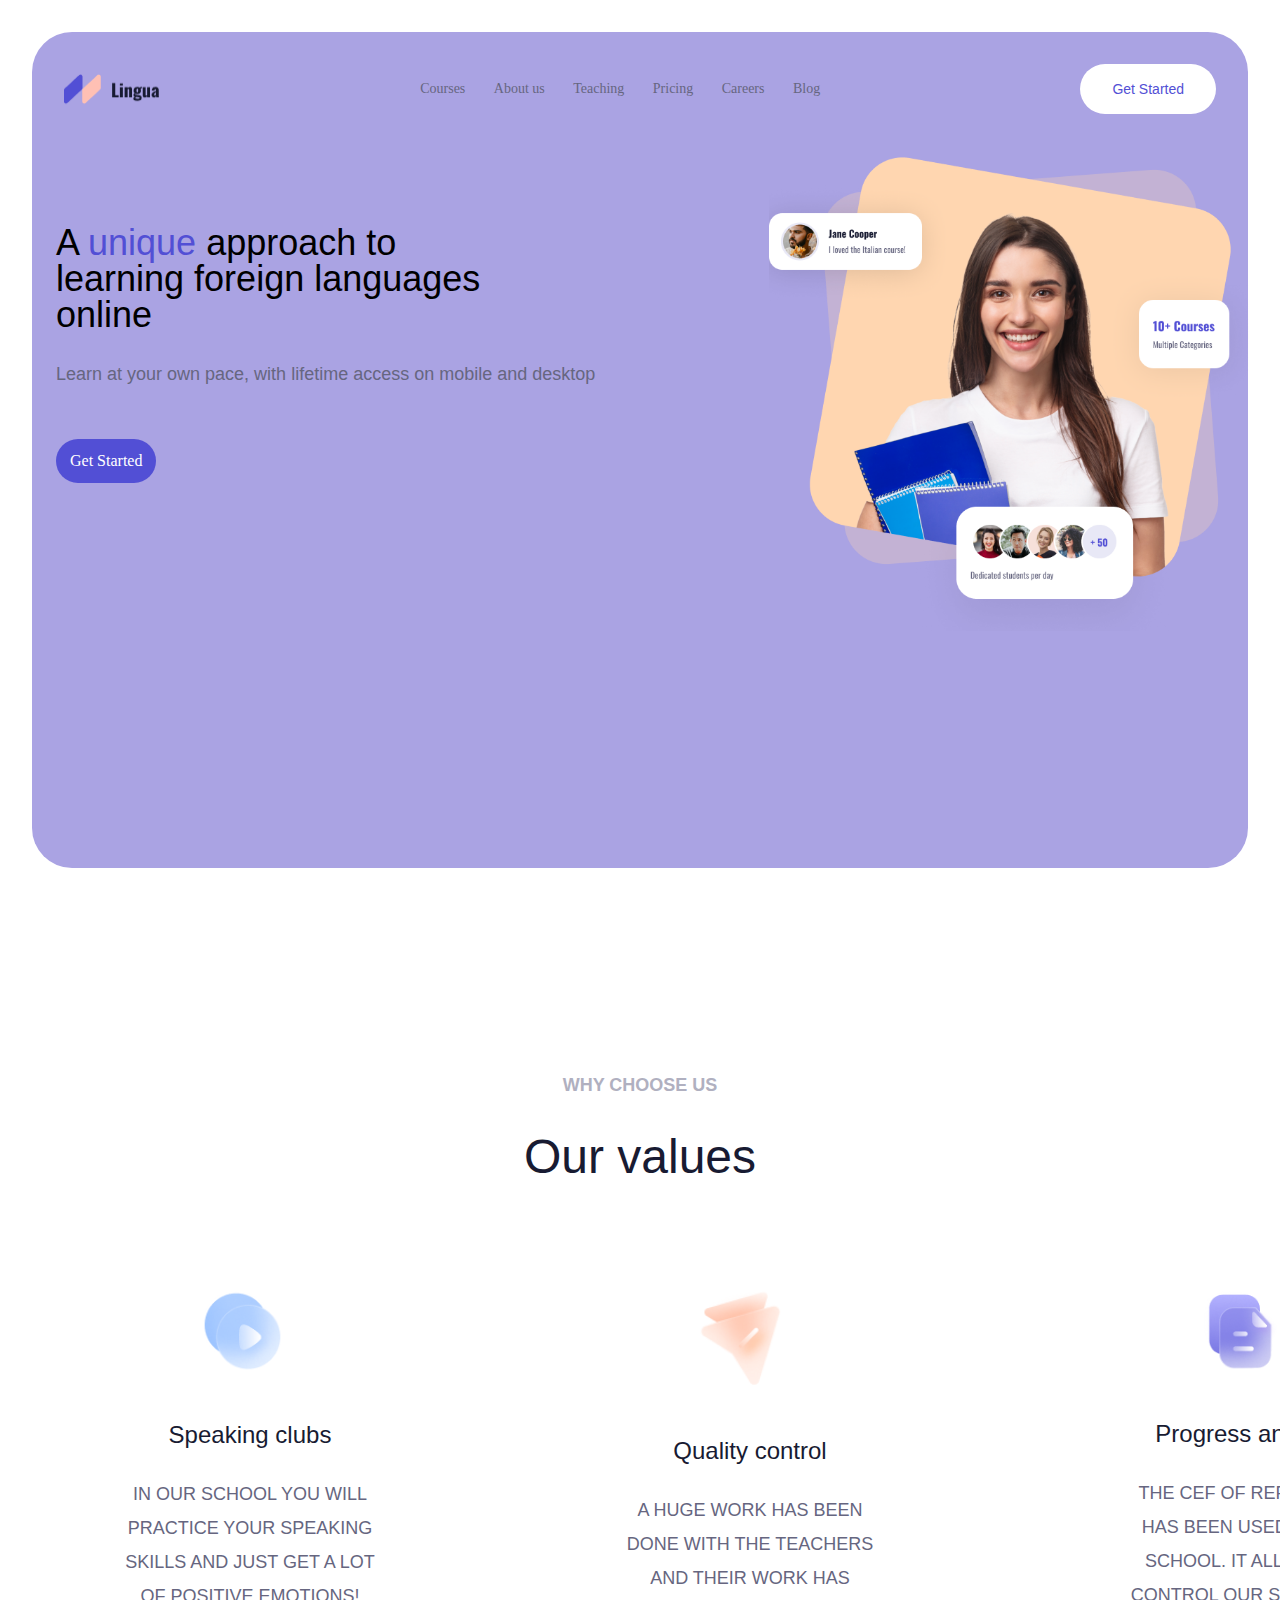
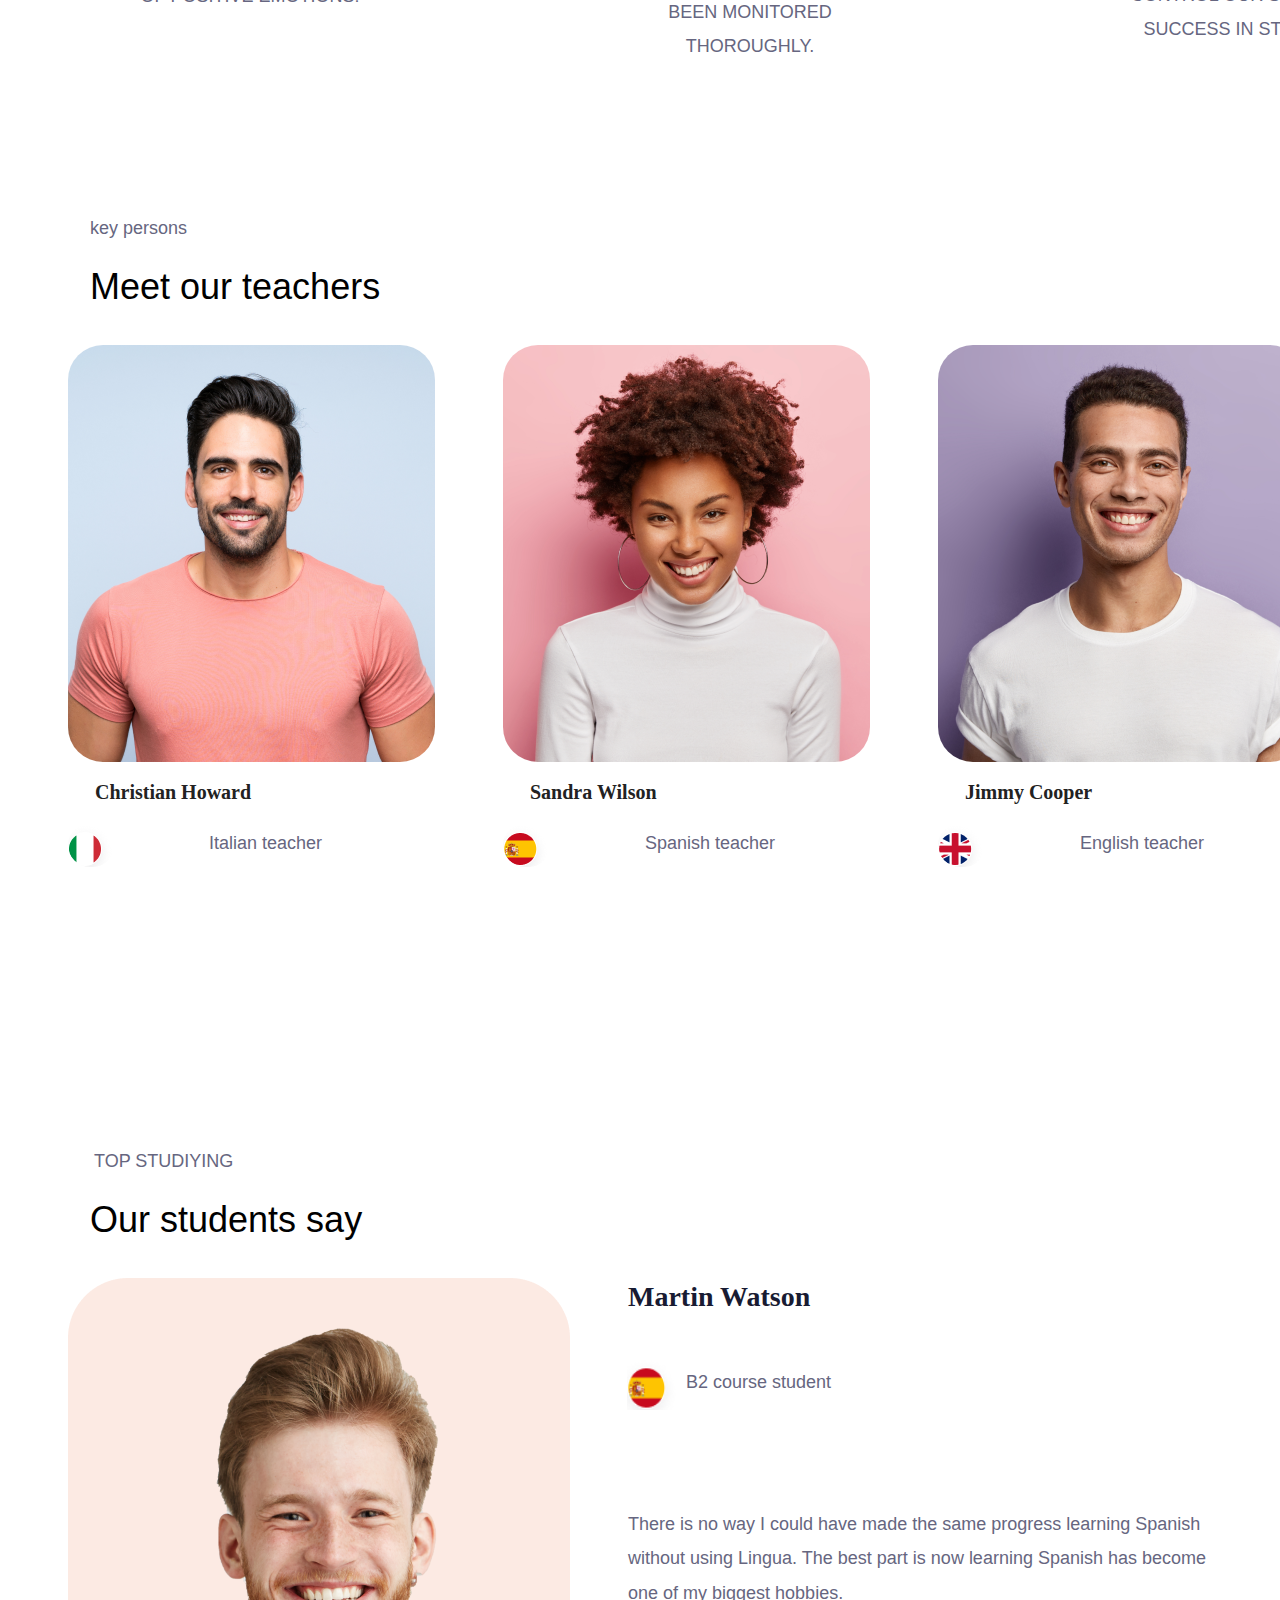
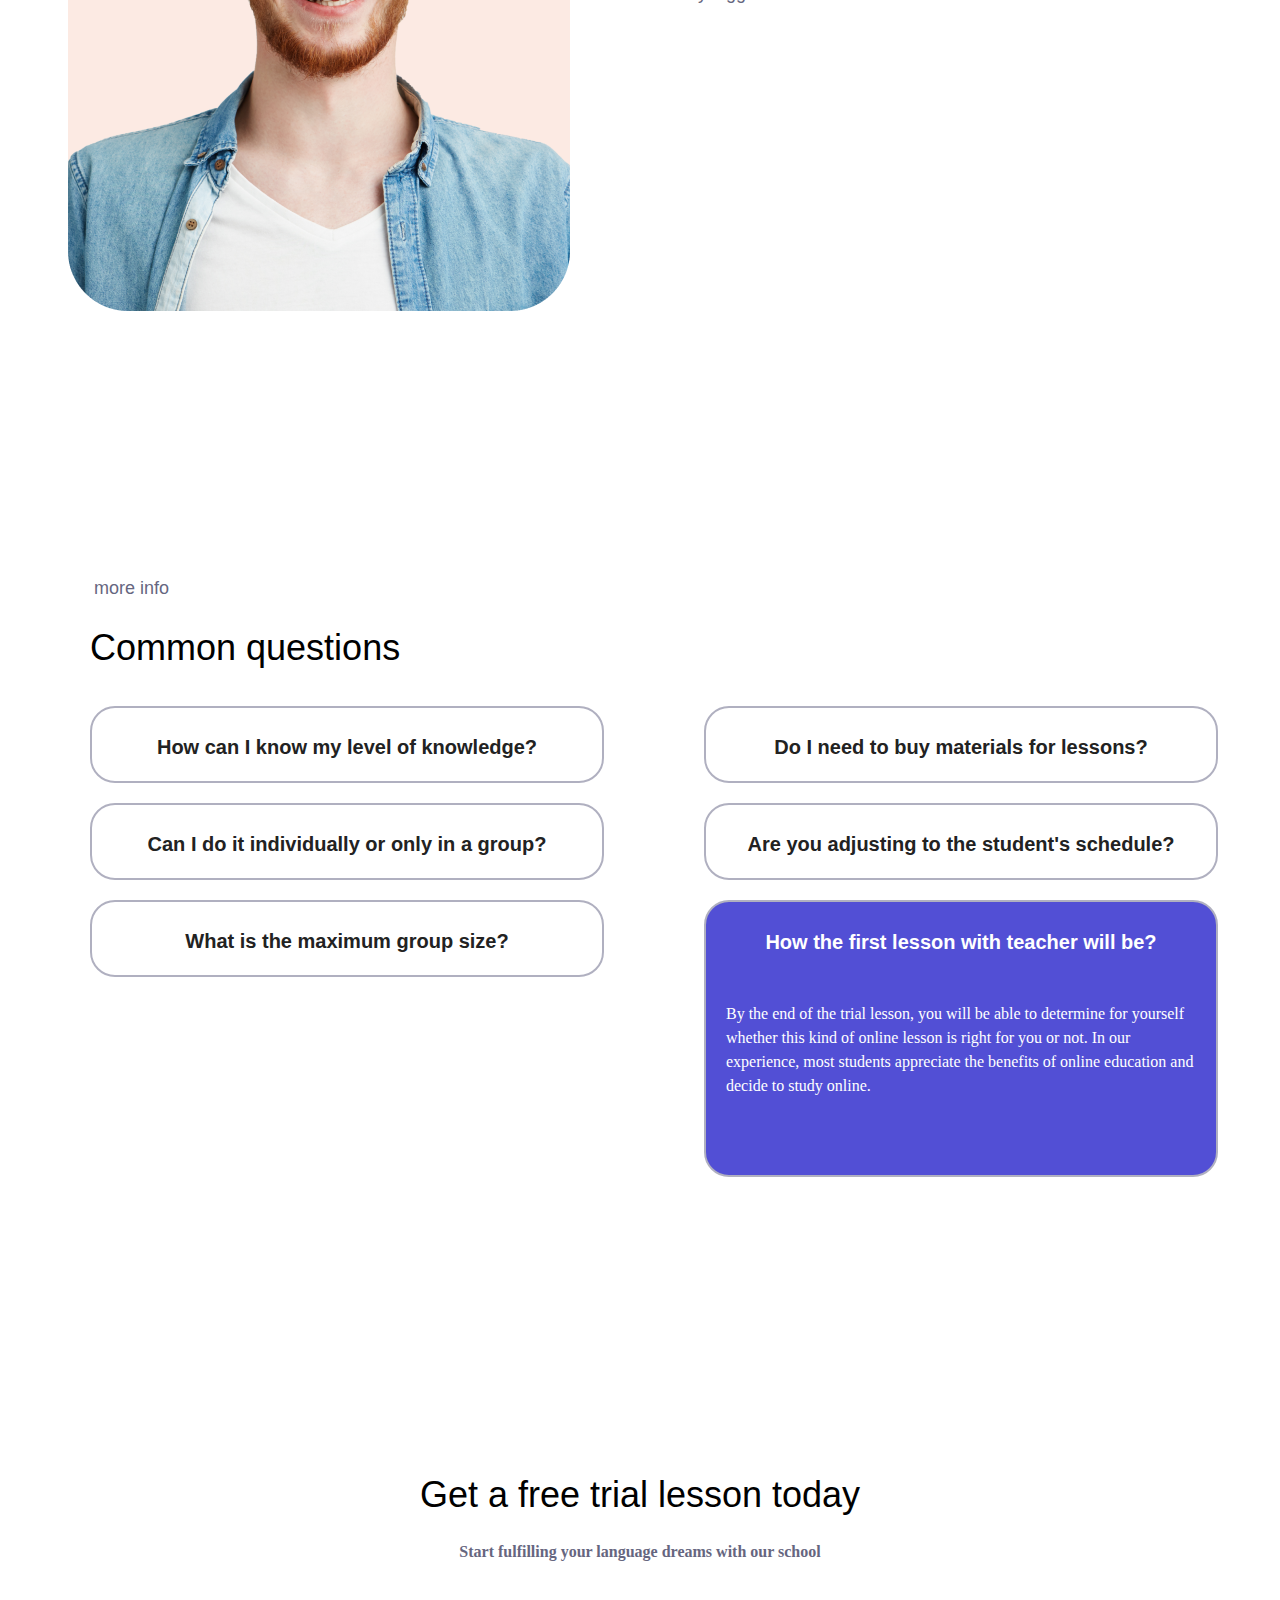
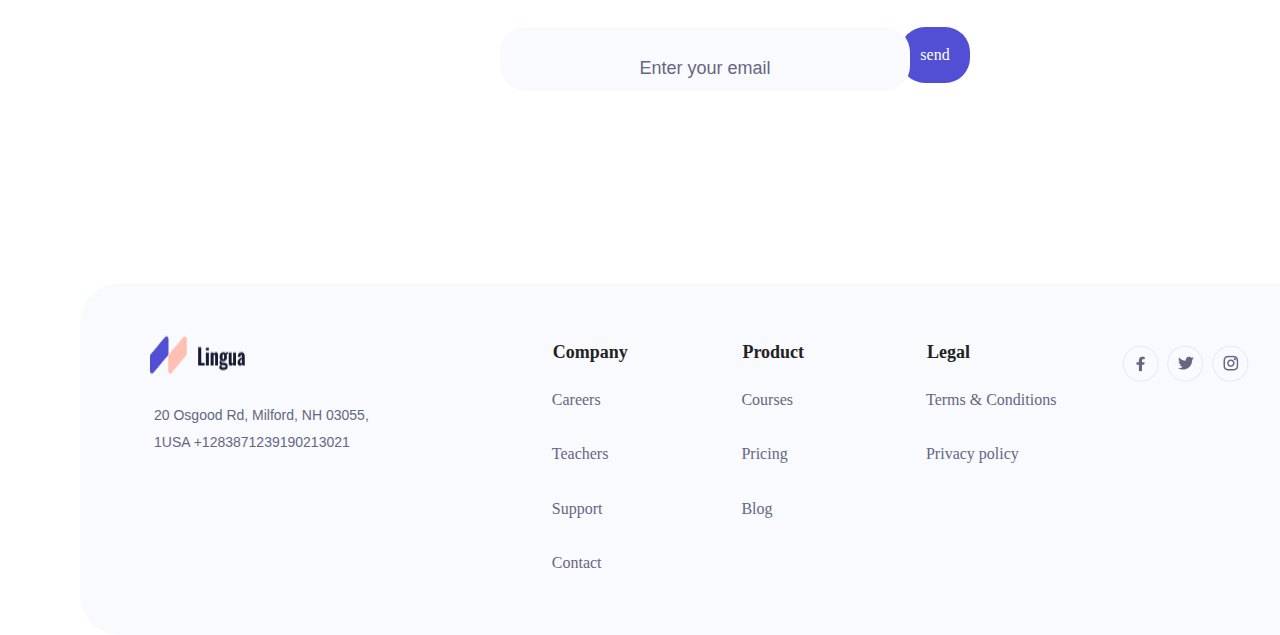
<file: Ia Kvinikadze/index.html>
<!DOCTYPE html>
<html lang="en">
<head>
    <meta charset="UTF-8">
    <meta http-equiv="X-UA-Compatible" content="IE=edge">
    <meta name="viewport" content="width=device-width, initial-scale=1.0">
    <link rel="stylesheet" href="./style/reset.css">
    <link rel="stylesheet" href="./style/style.css">
    <title>New Project</title>
</head>
<body>
    <section class="cover">
      <header>
        <img  class="logo" src="./style/images/Logo.png" alt="">
        <nav>
            <ul class="navigation1">
                <li><a href="#">Courses</a></li>
                <li><a href="#">About us</a></li>
                <li><a href="#">Teaching</a></li>
                <li><a href="#">Pricing</a></li>
                <li><a href="#">Careers</a></li>
                <li><a href="#">Blog</a></li>
            </ul>
        </nav>
        <a  class="button1" href="#">Get Started</a>
       
    </header>
    <div class="main">
        <div class="N1"> 
            <h1>A <span class="highlight-color">unique </span> approach to 
                <br> learning foreign languages <br> online</h1>
             <p>Learn at your own pace, with lifetime access on mobile and desktop</p>
            <a  class="button2" href="# ">Get Started</a>

        </div>
        <div class="N3">
            <img class="img2" src="./style/images/Image (2).png" alt="">

        </div>
    </div>
</section>
 <section class="section2">
    <p>WHY CHOOSE US</p>
    <h2>Our values </h2>
    
    <div class="values">
        <div class="values1">
        <img  class="firstimage" src="./style/images/Play.png" alt="">
        <h3>Speaking clubs</h3>
        <p>In our school you will practice your speaking skills and just get a lot of positive emotions!</p>
      </div>
      <!-- <div class="value2"> -->
        <div class="values2">
        <img  class="secondimage" src="./style/images/Send.png" alt="">
        <h3>Quality control</h3>
        <p>A huge work has been done with the teachers and their work has been monitored thoroughly. </p>
      </div>
      <!-- <div class="value3"> -->
        <div class="values3">
        <img  class="thirdimage" src="./style/images/Paper.png" alt="">
        <h3>Progress analysis</h3>
        <p>The CEF of Reference has been used at our school. It allows to control our students’ success in studying.</p>
      </div>
    </div>

 </section>
 <section class="section3">
     <p>key persons</p>
    <h3>Meet our teachers</h3>
    <div class="teachers">

      <div class="teacher1">
      <img src="./style/images/handsome-young-man-pink-shirt-isolated-blue-wall-laughing 1.png" alt="">
      <h5>Christian Howard</h5>
      <img class="flag" src="./style/images/Ellipse 325 (1).png" alt=""> 
      <p>Italian teacher</p>
    </div>

    
    <div class="teacher2">
      <img src="./style/images/photo-lovely-young-lady-has-curly-afro-hair-smiles-gently-wears-earrings-white-jumper-being-satisfied-with-getting-new-job-position-has-pleasant-talk-with-colleague-stands-pink-wall 1.png" alt="">
      <h5>Sandra Wilson</h5>
      <img class="flag2" src="./style/images/Ellipse 325.png" alt=""> 
      <p>Spanish teacher</p>
    </div>

    <div class="teacher3">
      <img src="./style/images/handsome-cheerful-young-sportsman-has-sporty-body-muscular-arms-wears-white-mock-up-t-shirt-has-short-dark-hair-toothy-appealing-smile-stands-purple-wall-blank-copy-space-aside 1.png" alt="">
      <h5>Jimmy Cooper</h5>
      <img class="flag3" src="./style/images/Ellipse 325 (2).png" alt=""> 
      <p>English teacher</p>
    </div>
  </div>
</section>
   <section class="section4">
    <p>TOP STUDIYING</p>
    <h3>Our students say</h3>
    <img class=" student's photo" src="./style/images/Image container.png" alt="">
    <div class="aboutstudent">
      <h5>Martin Watson</h5>
      <div class="flp">
      <img class="flag4" src="./style/images/Ellipse 325.png" alt="">
      <p class="p1">B2 course student</p>
    </div>
      <p class="p2">There is no way I could have made the same progress learning Spanish<br>without using Lingua. The best part is now learning Spanish has become </br> one of my biggest hobbies.</p>
    </div>

   </section>
   <section class="section5">
    <p>more info</p>
    <h3>Common questions</h3>
    <div class="containerts">
      <div class="threecont">
     <div class="cont1">
      <h5>How can I know my level of knowledge?</h5>
    </div>
    <div class="cont2">
      <h5>Can I do it individually or only in a group?</h5>
    </div>
    <div class="cont3">
      <h5>What is the maximum group size?</h5>
    </div>
  </div>
  <div class="threecont2">
    <div class="cont4">
      <h5>Do I need to buy materials for lessons?</h5>
    </div>
    <div class="cont5">
      <h5>Are you adjusting to the student's schedule?</h5>
    </div>
    <div class="cont6">
      <h5>How the first lesson with teacher will be?</h5>
      <h6>By the end of the trial lesson, you will be able to determine for yourself whether this kind of online lesson is right for you or not. In our experience, most students appreciate the benefits of online education and decide to study online.</h6>
      </div>
    </div>
      </div>
</section>
  <section class="section6">
    <h1>Get a free trial lesson today</h1>
    <p class="firstp">Start fulfilling your language dreams with our school</p>
    <div class="cont7">
      <p class="secondp">Enter your email</p>
    </div>
    <a  class="button3" href="#">send</a>
  </section>

  <section class="section7">
    <!-- <footer> -->
      <div class="ending">
        <div class="logop">
          <img src="./style/images/Logo.png" alt="">
          <p>20 Osgood Rd, Milford, NH 03055,<br> 1USA
            +1283871239190213021</p>
      </div>
      <div class="div1">
        <h5>Company</h5>
        <p>Careers</p>
        <p>Teachers</p>
        <p>Support</p>
        <p>Contact</p>                          
      </div>
      <div class="div2">
        <h5>Product</h5>
        <p>Courses</p>
        <p>Pricing</p>
       <p>Blog</p>
      </div>
      <div class="div3">
        <h5>Legal</h5>
        <p>Terms & Conditions</p>
        <p>Privacy policy</p>
      </div>
      <div class="icons">
        <img src="./style/images/Facebook.png" alt="">
        <img src="./style/images/Twitter.png" alt="">
        <img src="./style/images/Instagram.png" alt="">
    </div>
      </div>
    <!-- </footer> -->
</section>
  
</body>
</html>
</file>
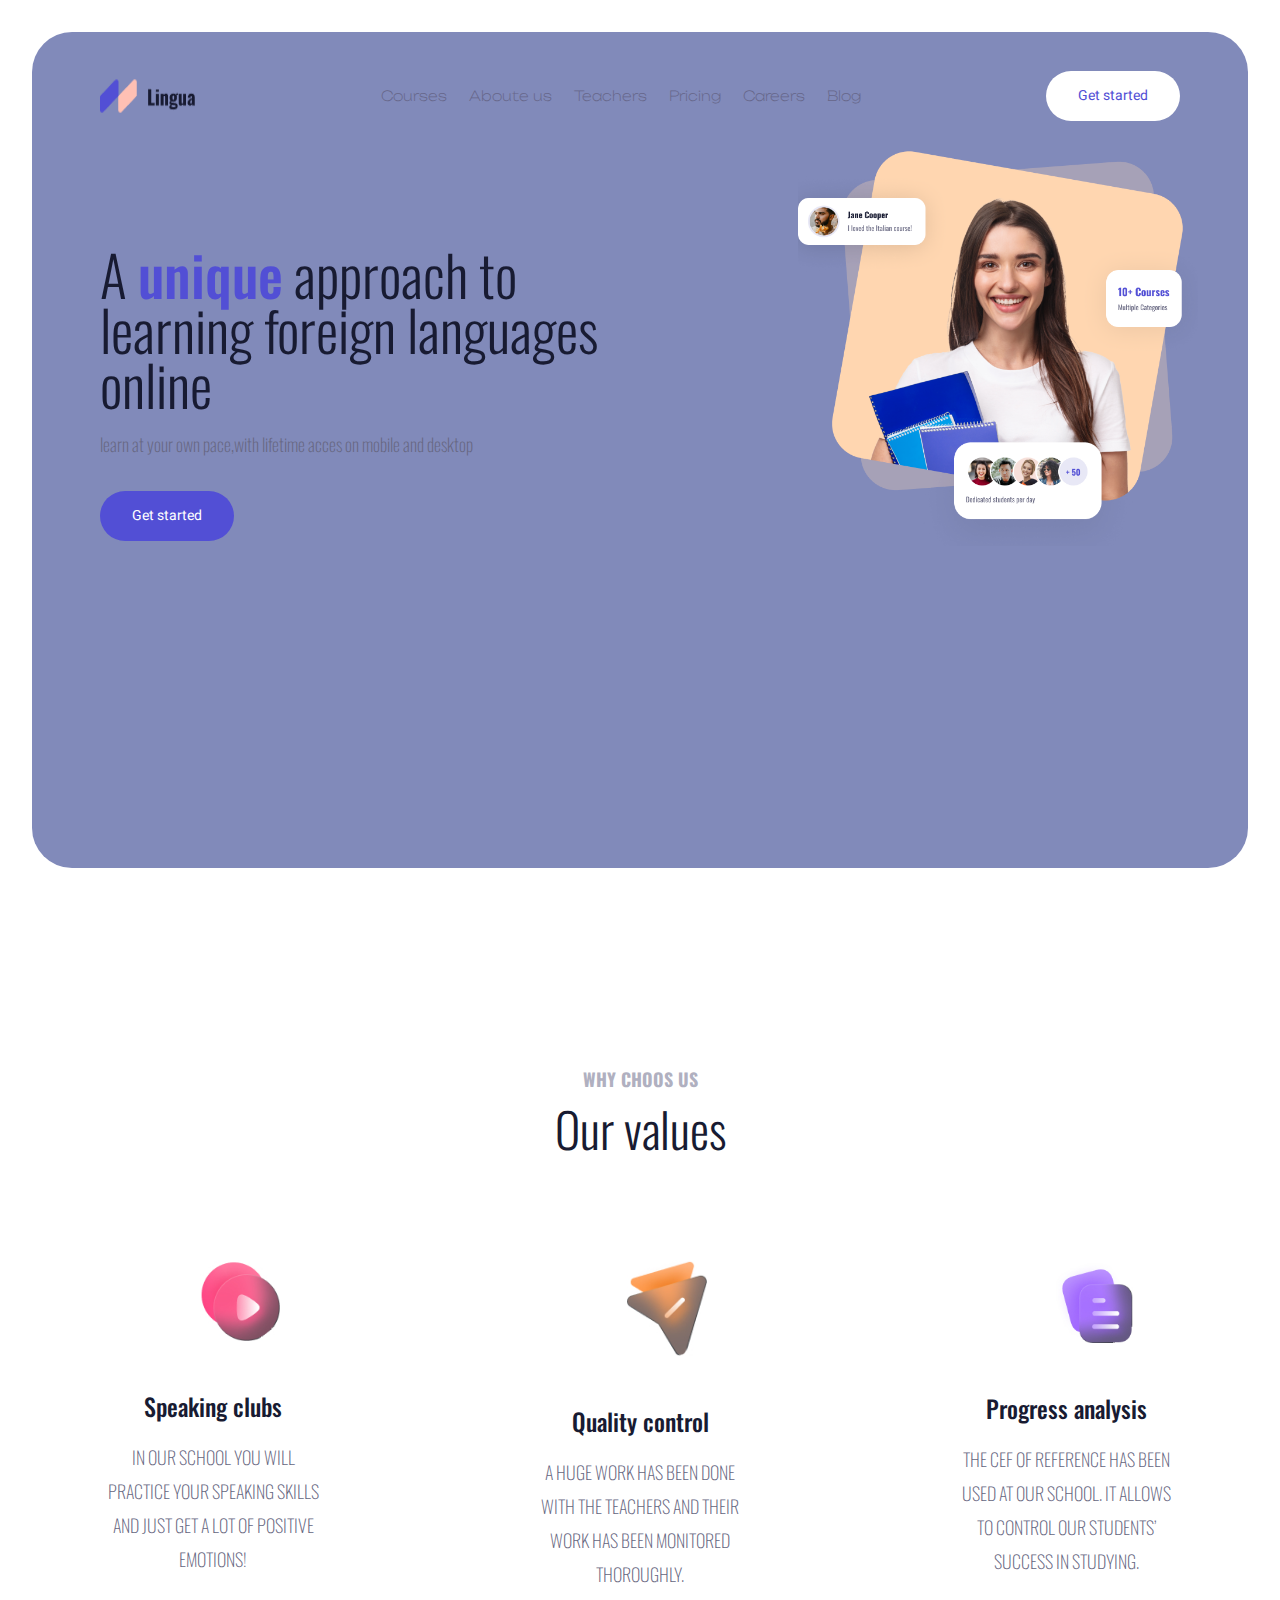
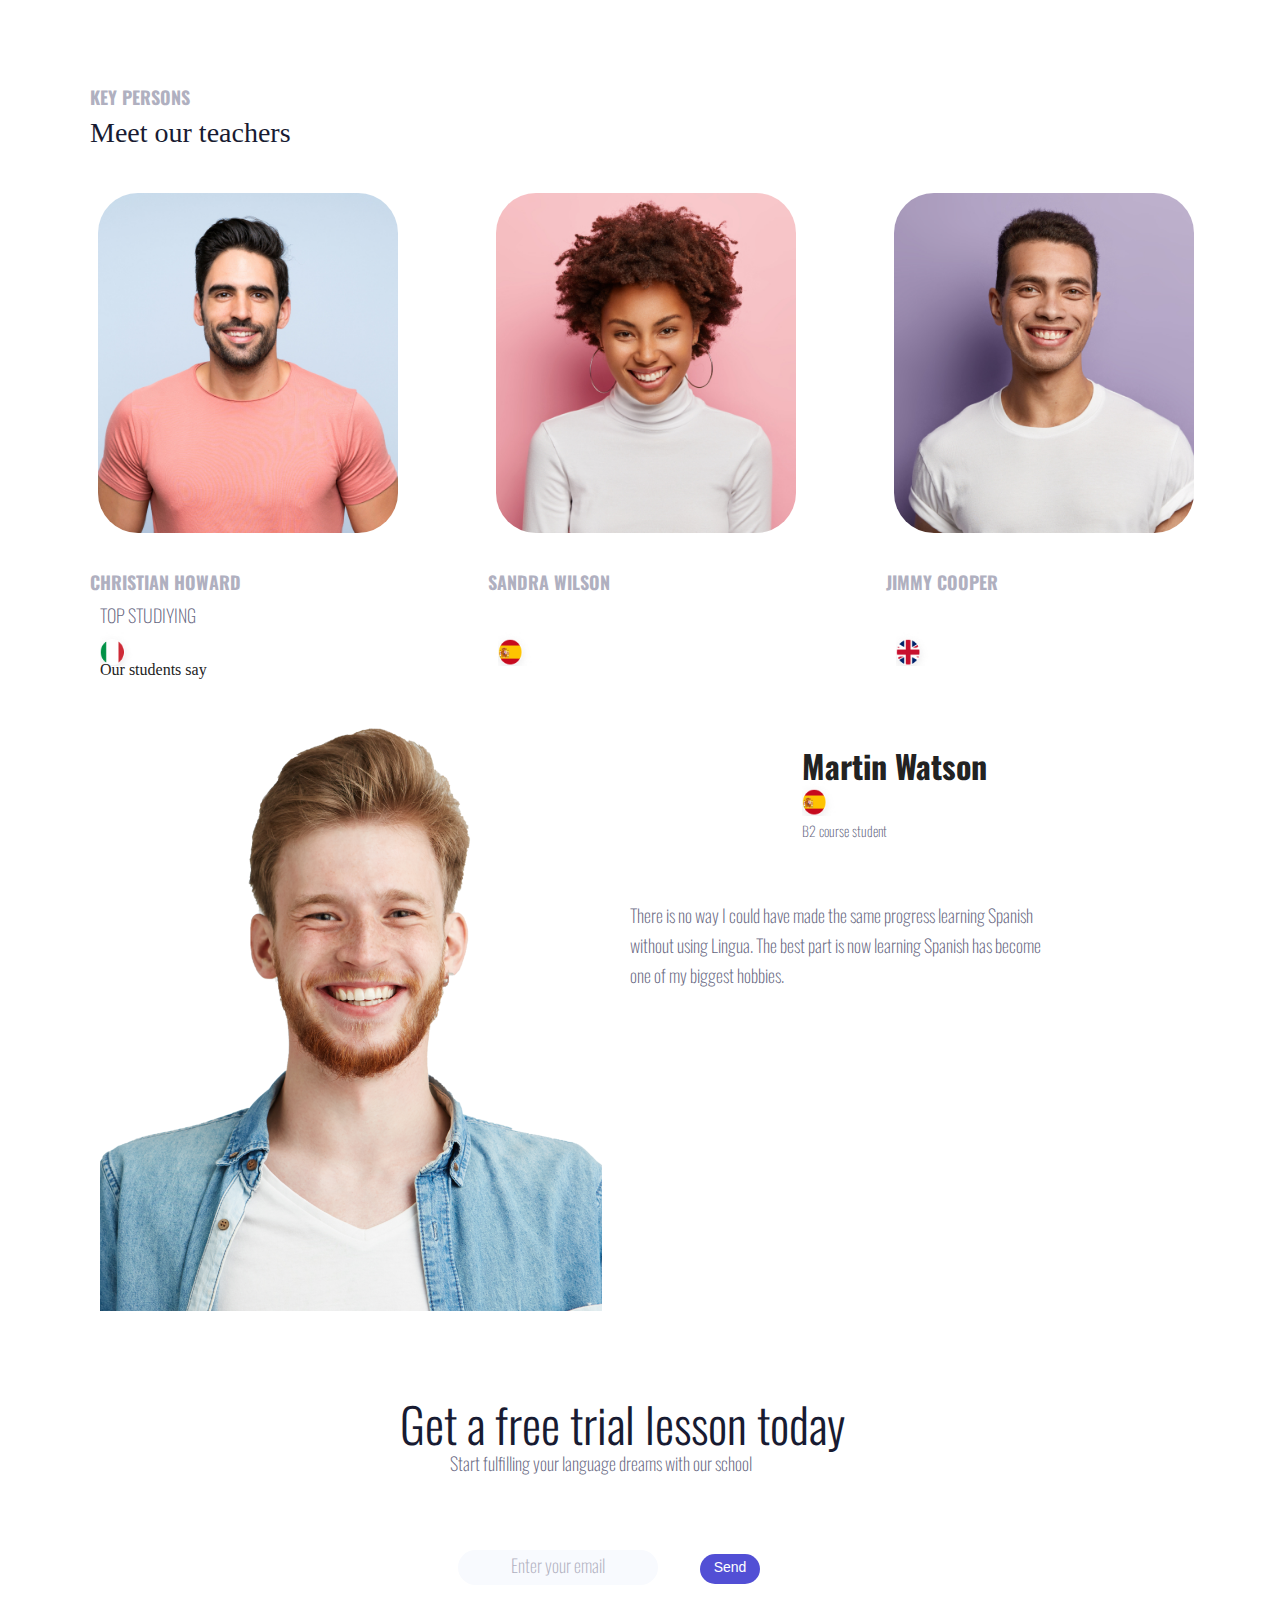
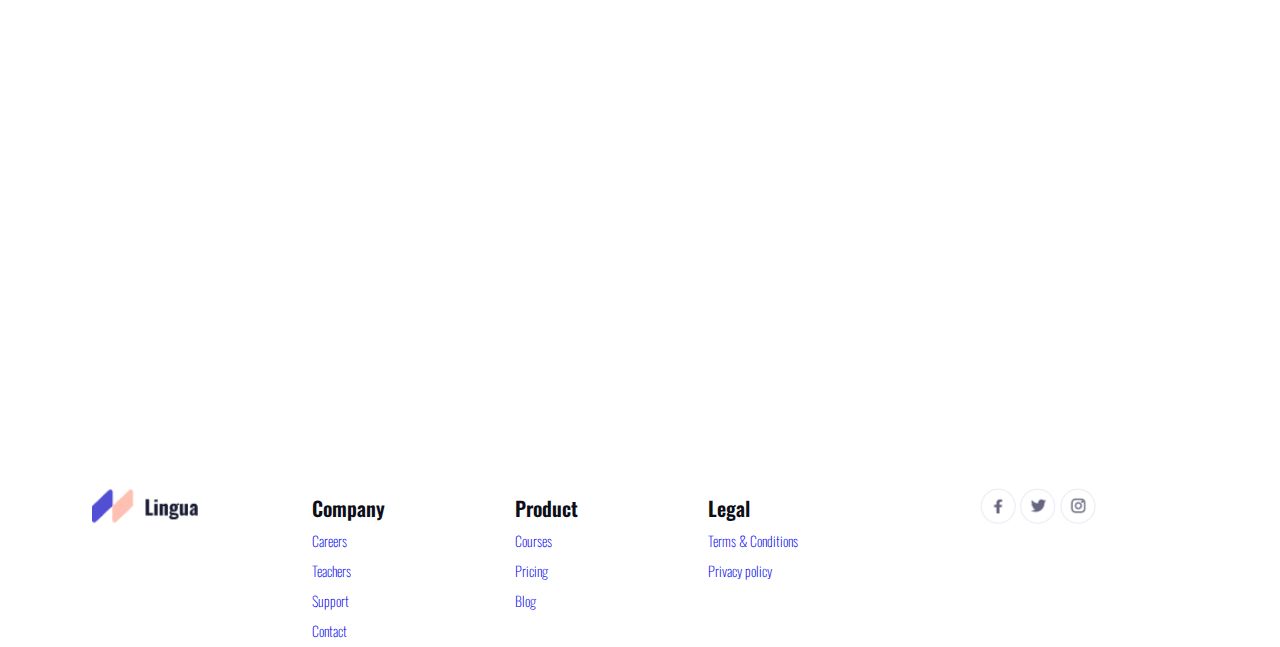
<file: karloGvadzabia/index.html>
<!DOCTYPE html>
<html lang="en">
<head>
    <meta charset="UTF-8">
    <meta http-equiv="X-UA-Compatible" content="IE=edge">
    <meta name="viewport" content="width=device-width, initial-scale=1.0">
    <link rel="stylesheet" href="./reset.css">
    <link rel="stylesheet" href="./style.css">
    <title>First Page</title>
</head>
<body>
    <sector class="cover">
        <header>

            <img class="logo" src="./images/Logo1.png" alt="">

            <nav>
                <ul class="navigationpanel">
                    <li><a href="#">Courses</a></li>
                    <li><a href="#">Aboute us</a></li>
                    <li><a href="#">Teachers</a></li>
                    <li><a href="#">Pricing</a></li>
                    <li><a href="#">Careers</a></li>
                    <li><a href="#">Blog</a></li>
                </ul>
            </nav>
 
            <a class="button firstbtn" href="">Get started</a>

        </header>

        <div class="cover-content-wrapper">
            <div class="covering sector-1">
                <h1>A <span class="highcolor">unique</span> approach to 
                    <br> learning foreign languages <br> online</h1>
                <p>learn at your own pace,with lifetime acces on mobile and desktop</p>

                <a class="button cover-btn" href="#">Get started</a>

            </div>

            <div class="covering sector-2">
                  <img class="cover-img-1" src="./images/Image.png" alt="">
            </div>

        </div>

    </sector>

    <sector class="sector-2">
        <p>WHY CHOOS US</p>
        <h2>Our values</h2>

    <div class="values">

        <div class="values-1">
            <img class="imageV" src="./images/Icon=Glass, Name=Play.jpg" alt="">
            <h3>Speaking clubs</h3>
            <p>In our school you will practice your speaking skills and just get a lot of positive emotions!</p>
        </div>

        <div class="values-1">
            <img class="imageV" src="./images/Icon=Glass, Name=Send.jpg" alt="">
            <h3>Quality control</h3>
            <p>A huge work has been done with the teachers and their work has been monitored thoroughly. </p>
        </div>

        <div class="values-1">
            <img class="imageV" src="./images/Icon=Glass, Name=Document.jpg" alt="">
            <h3>Progress analysis</h3>
            <p>The CEF of Reference has been used at our school. It allows to control our students’ success in studying.</p>
        </div>

    </div>

    </sector>

    <sector class="sector3">
        <p>key persons</p>
        <h4>Meet our teachers</h4>

        <div class="cover-sector3">

            <div class="covering2">
                 <img class="sectorImg" src="./images/handsome-young-man-pink-shirt-isolated-blue-wall-laughing 1.jpg" alt="">
                 <p>Christian Howard</p>
                 <img class="italyflag" src="./images/italy.jpg" alt="">
            </div>

            <div class="covering2">
                <img class="sectorImg" src="./images/photo-lovely-young-lady-has-curly-afro-hair-smiles-gently-wears-earrings-white-jumper-being-satisfied-with-getting-new-job-position-has-pleasant-talk-with-colleague-stands-pink-wall 1.jpg" alt="">
                <p>Sandra Wilson</p>
                <img class="spainflag" src="./images/spain.jpg" alt="">
           </div>

           <div class="covering2">
                <img class="sectorImg" src="./images/handsome-cheerful-young-sportsman-has-sporty-body-muscular-arms-wears-white-mock-up-t-shirt-has-short-dark-hair-toothy-appealing-smile-stands-purple-wall-blank-copy-space-aside 1.jpg" alt="">
                <p>Jimmy Cooper</p>
                <img class="britishflag" src="./images/british.jpg" alt="">
           </div>

        </div>

    </sector>

    <sector class="sector-4">

            <div class="covering4">
                <p>TOP STUDIYING</p>
                <h5>Our students say</h5>
                <img src="./images/smileboy.png" alt="">
            </div>

            <div class="review">
                <h3>Martin Watson</h3>
                <img src="./images/spain.jpg" alt="">
                <p>B2 course student</p>
            </div>

        <div class="bodytext">

            <div class="text">
                <p>There is no way I could have made the same progress learning Spanish <br> without using Lingua. The best part is now learning Spanish has become <br> one of my biggest hobbies.</p>
            </div>

        </div>

    </sector>

    <sector class="sector-5">

        <div class="cover5">
            <h6>Get a free trial lesson today</h6>
            <p>Start fulfilling your language dreams with our school</p>
        </div>

        <div class="element">
            <p class="element1">Enter your email</p>
        </div> 

        <div class="largebtn">
            <a class="sendingbtn" href="#">Send</a>
        </div>
     
    </sector>

    <sector class="sector-6">

        <div class="seclogo">
            <img src="./images/Logo1.png" alt="">
        </div>

        <footer class="footer">
            <ul class="listitems1">
                <li><a href="#"><span class="color1">Company</span> </a></li>
                <li><a href="#">Careers</a></li>
                <li><a href="#">Teachers</a></li>
                <li><a href="#">Support</a></li>
                <li><a href="#">Contact</a></li>                          
            </ul>
        </footer>

        <footer class="footer">
            <ul class="listitems2">
                <li><a href="#"><span class="color2">Product</span></a></li>
                <li><a href="#">Courses</a></li>
                <li><a href="#">Pricing</a></li>
                <li><a href="#">Blog</a></li>                         
            </ul>
        </footer>

        <footer class="footer">
            <ul class="listitems3">
                <li><a href="#"><span class="color3">Legal</span></a></li>
                <li><a href="#">Terms & Conditions</a></li>
                <li><a href="#">Privacy policy</a></li>                         
            </ul>
        </footer>

        <div class="icons">
            <img src="./images/Facebook.png" alt="">
            <img src="./images/Twitter.png" alt="">
            <img src="./images/Instagram.png" alt="">
        </div>

    </sector>
    
    
</body>
</html>
</file>
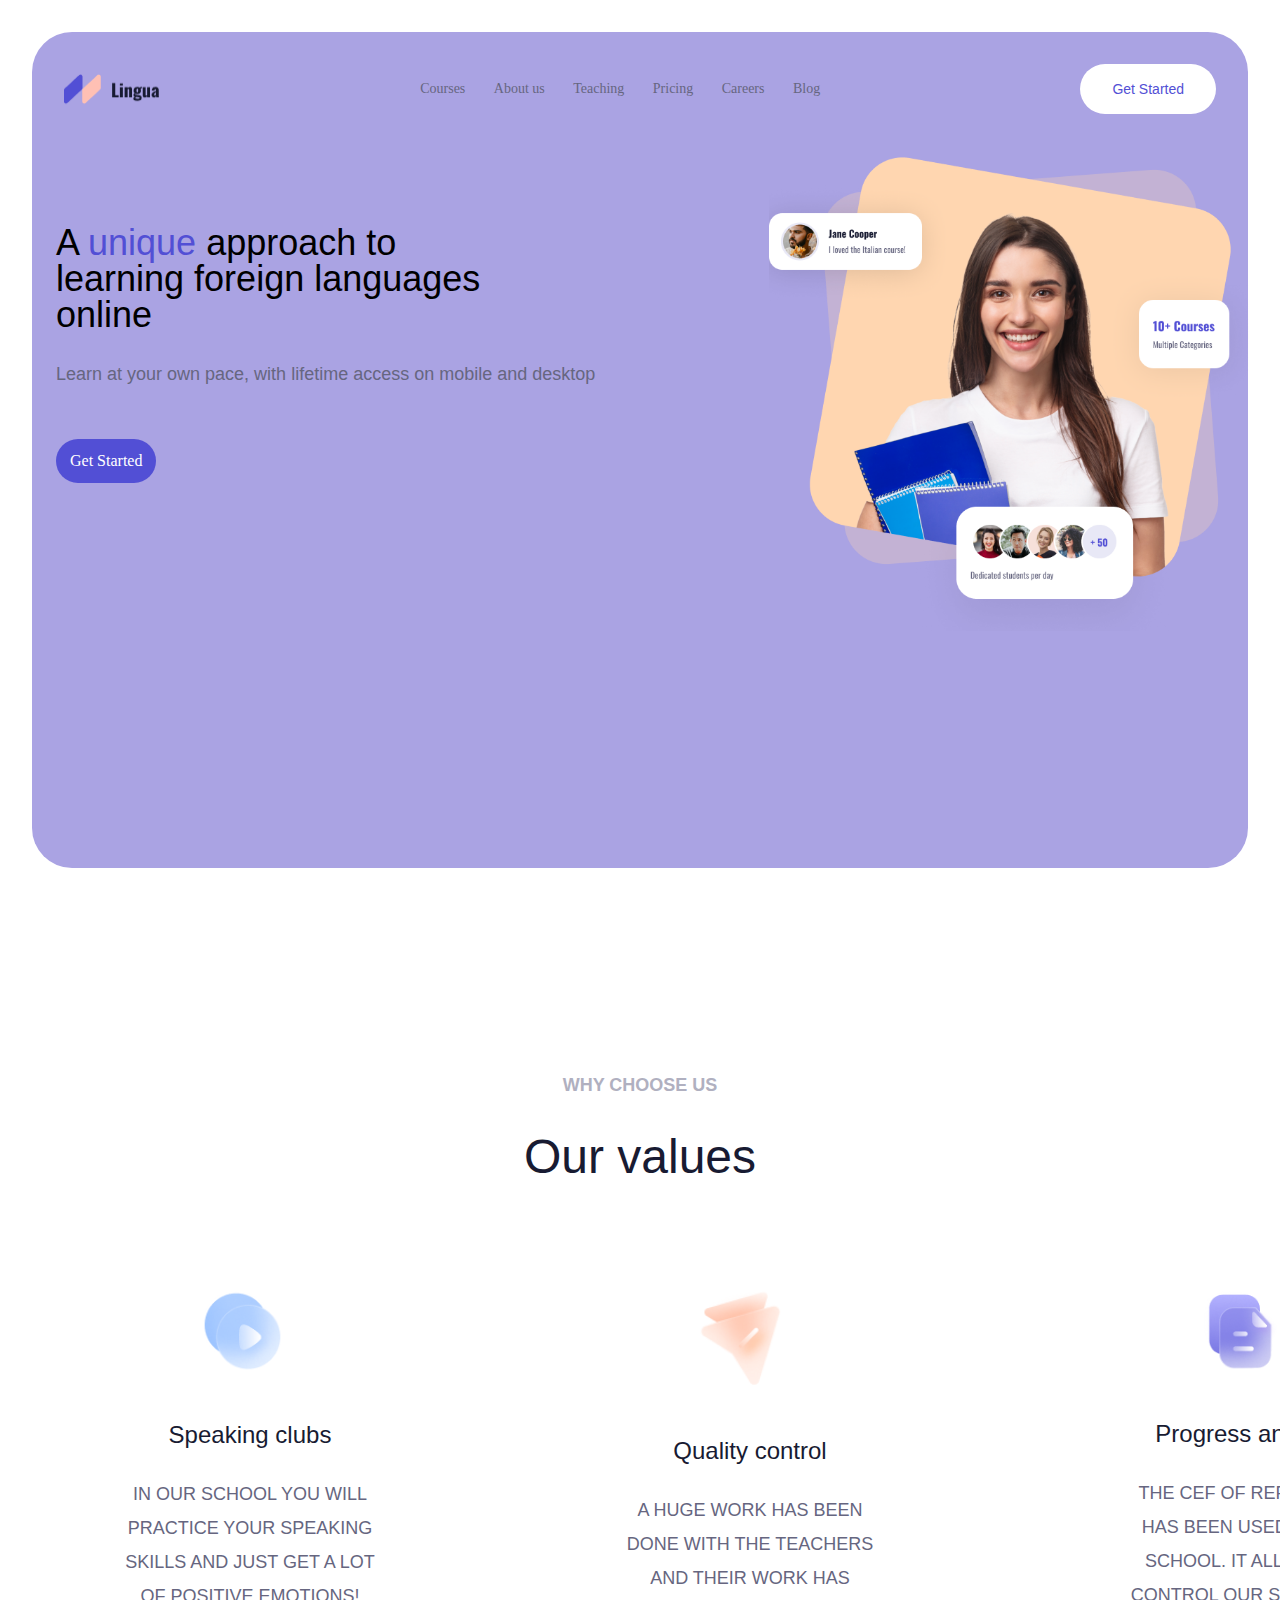
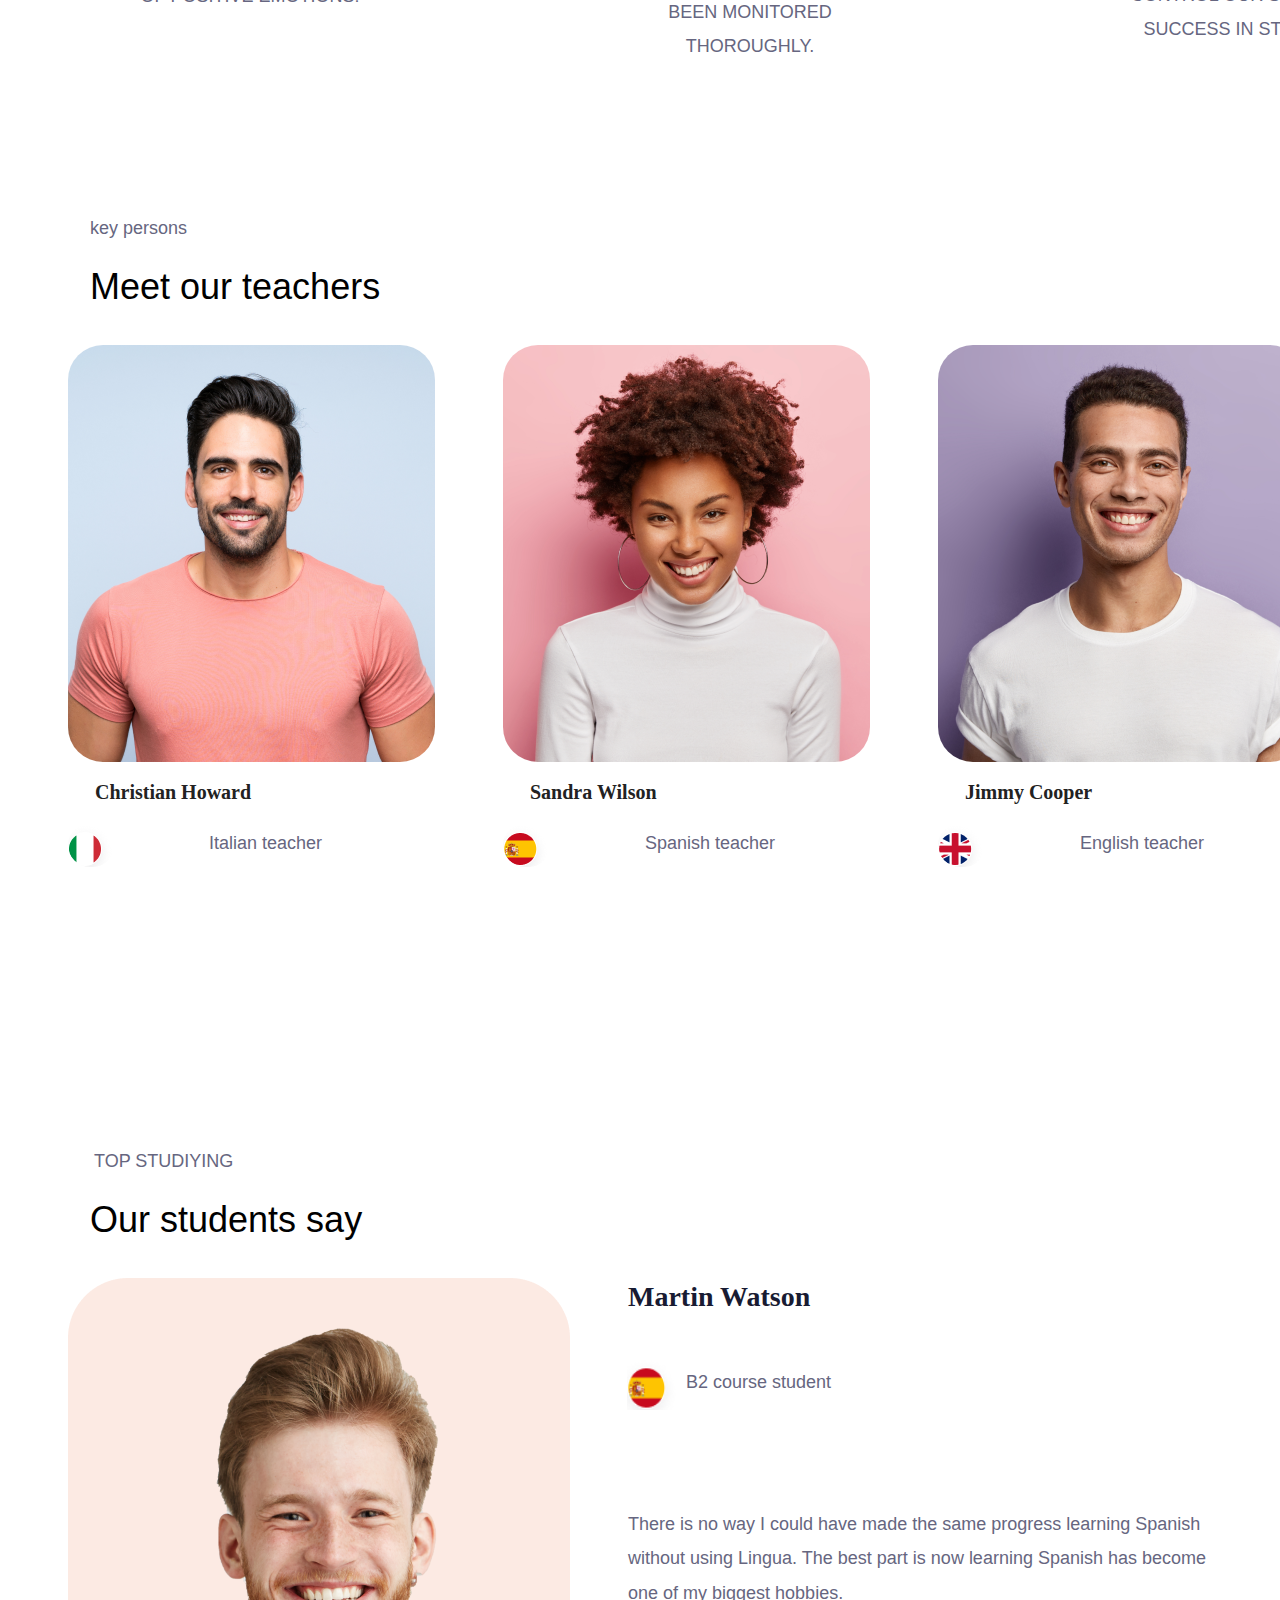
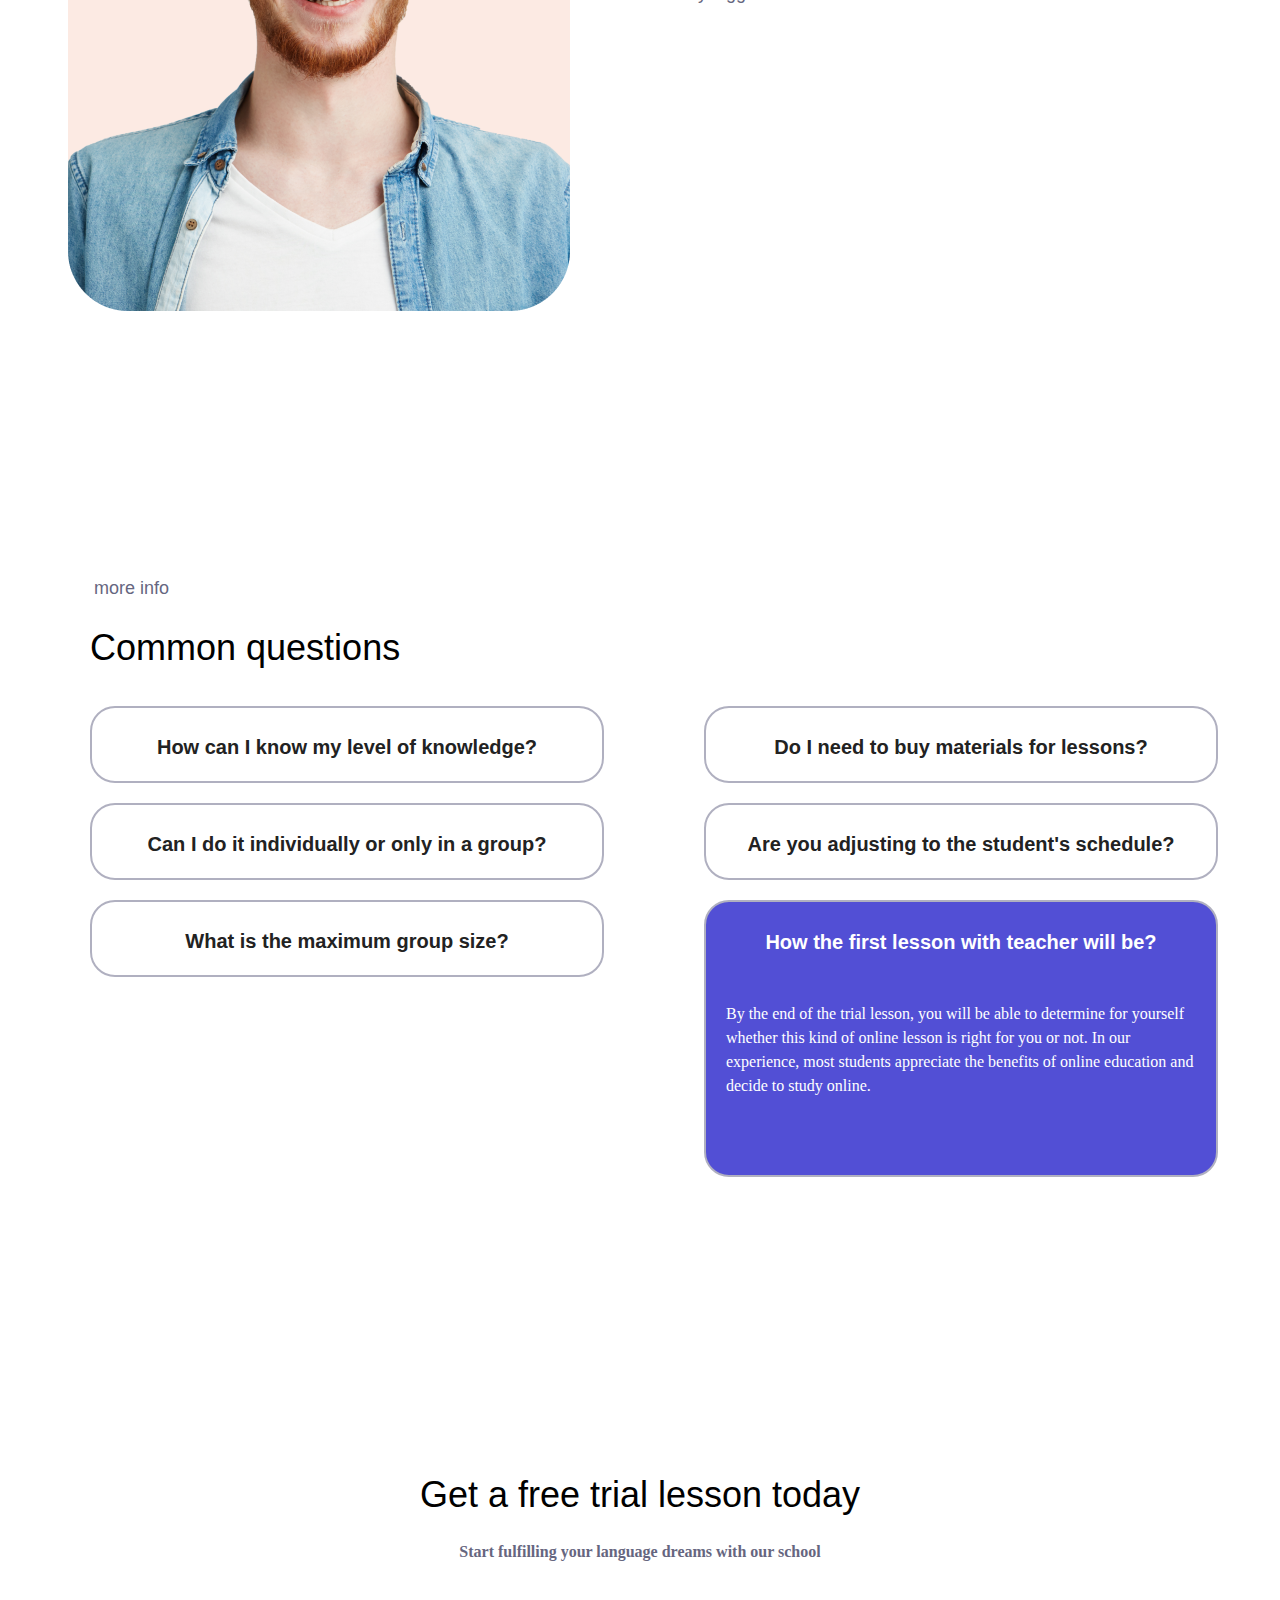
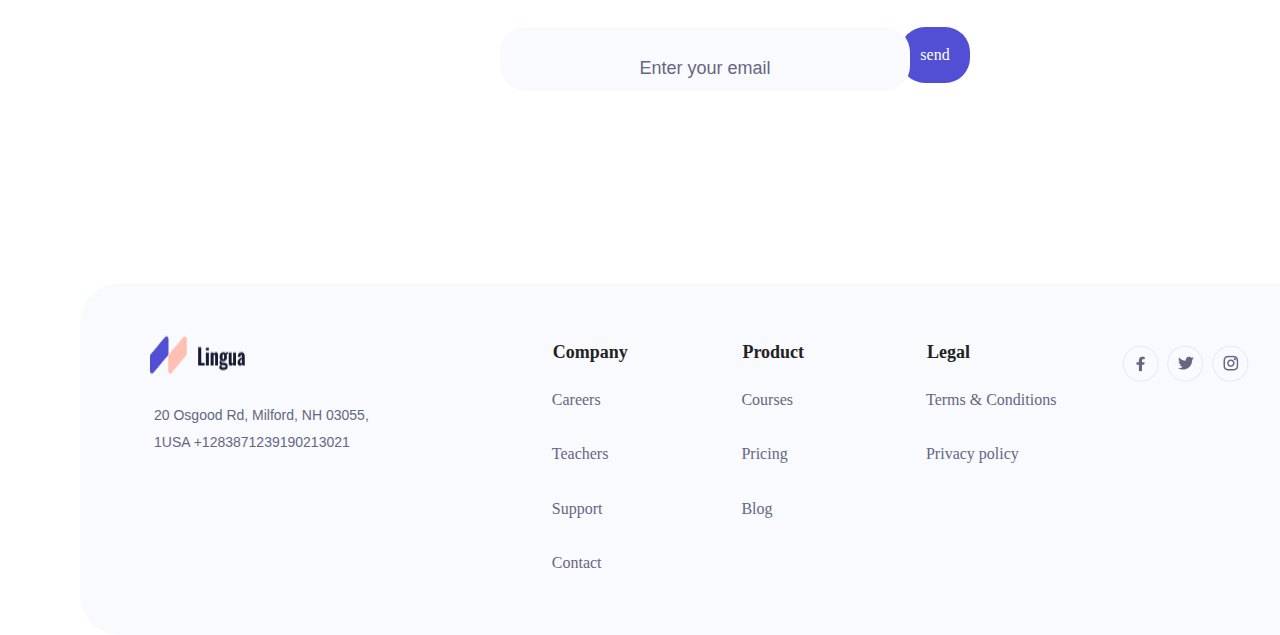
<file: mariam asanidze/index.html>
<!DOCTYPE html>
<html lang="en">
<head>
    <meta charset="UTF-8">
    <meta http-equiv="X-UA-Compatible" content="IE=edge">
    <meta name="viewport" content="width=device-width, initial-scale=1.0">
    <link rel="stylesheet" href="./style/reset.css">
    <link rel="stylesheet" href="./style/style.css">
    <title>Final Project</title>
</head>
<body>
    <section class="cover">
      <header>
        <img  class="logo" src="./style/images/Logo.png" alt="">
        <nav>
            <ul class="navigation1">
                <li><a href="#">Courses</a></li>
                <li><a href="#">About us</a></li>
                <li><a href="#">Teaching</a></li>
                <li><a href="#">Pricing</a></li>
                <li><a href="#">Careers</a></li>
                <li><a href="#">Blog</a></li>
            </ul>
        </nav>
        <a  class="button1" href="#">Get Started</a>
       
    </header>
    <div class="main">
        <div class="N1"> 
            <h1>A <span class="highlight-color">unique </span> approach to 
                <br> learning foreign languages <br> online</h1>
             <p>Learn at your own pace, with lifetime access on mobile and desktop</p>
            <a  class="button2" href="# ">Get Started</a>

        </div>
        <div class="N3">
            <img class="img2" src="./style/images/Image (2).png" alt="">

        </div>
    </div>
</section>
 <section class="section2">
    <p>WHY CHOOSE US</p>
    <h2>Our values </h2>
    
    <div class="values">
        <div class="values1">
        <img  class="firstimage" src="./style/images/Play.png" alt="">
        <h3>Speaking clubs</h3>
        <p>In our school you will practice your speaking skills and just get a lot of positive emotions!</p>
      </div>
      <!-- <div class="value2"> -->
        <div class="values2">
        <img  class="secondimage" src="./style/images/Send.png" alt="">
        <h3>Quality control</h3>
        <p>A huge work has been done with the teachers and their work has been monitored thoroughly. </p>
      </div>
      <!-- <div class="value3"> -->
        <div class="values3">
        <img  class="thirdimage" src="./style/images/Paper.png" alt="">
        <h3>Progress analysis</h3>
        <p>The CEF of Reference has been used at our school. It allows to control our students’ success in studying.</p>
      </div>
    </div>

 </section>
 <section class="section3">
     <p>key persons</p>
    <h3>Meet our teachers</h3>
    <div class="teachers">

      <div class="teacher1">
      <img src="./style/images/handsome-young-man-pink-shirt-isolated-blue-wall-laughing 1.png" alt="">
      <h5>Christian Howard</h5>
      <img class="flag" src="./style/images/Ellipse 325 (1).png" alt=""> 
      <p>Italian teacher</p>
    </div>

    
    <div class="teacher2">
      <img src="./style/images/photo-lovely-young-lady-has-curly-afro-hair-smiles-gently-wears-earrings-white-jumper-being-satisfied-with-getting-new-job-position-has-pleasant-talk-with-colleague-stands-pink-wall 1.png" alt="">
      <h5>Sandra Wilson</h5>
      <img class="flag2" src="./style/images/Ellipse 325.png" alt=""> 
      <p>Spanish teacher</p>
    </div>

    <div class="teacher3">
      <img src="./style/images/handsome-cheerful-young-sportsman-has-sporty-body-muscular-arms-wears-white-mock-up-t-shirt-has-short-dark-hair-toothy-appealing-smile-stands-purple-wall-blank-copy-space-aside 1.png" alt="">
      <h5>Jimmy Cooper</h5>
      <img class="flag3" src="./style/images/Ellipse 325 (2).png" alt=""> 
      <p>English teacher</p>
    </div>
  </div>
</section>
   <section class="section4">
    <p>TOP STUDIYING</p>
    <h3>Our students say</h3>
    <img class=" student's photo" src="./style/images/Image container.png" alt="">
    <div class="aboutstudent">
      <h5>Martin Watson</h5>
      <div class="flp">
      <img class="flag4" src="./style/images/Ellipse 325.png" alt="">
      <p class="p1">B2 course student</p>
    </div>
      <p class="p2">There is no way I could have made the same progress learning Spanish<br>without using Lingua. The best part is now learning Spanish has become </br> one of my biggest hobbies.</p>
    </div>

   </section>
   <section class="section5">
    <p>more info</p>
    <h3>Common questions</h3>
    <div class="containerts">
      <div class="threecont">
     <div class="cont1">
      <h5>How can I know my level of knowledge?</h5>
    </div>
    <div class="cont2">
      <h5>Can I do it individually or only in a group?</h5>
    </div>
    <div class="cont3">
      <h5>What is the maximum group size?</h5>
    </div>
  </div>
  <div class="threecont2">
    <div class="cont4">
      <h5>Do I need to buy materials for lessons?</h5>
    </div>
    <div class="cont5">
      <h5>Are you adjusting to the student's schedule?</h5>
    </div>
    <div class="cont6">
      <h5>How the first lesson with teacher will be?</h5>
      <h6>By the end of the trial lesson, you will be able to determine for yourself whether this kind of online lesson is right for you or not. In our experience, most students appreciate the benefits of online education and decide to study online.</h6>
      </div>
    </div>
      </div>
</section>
  <section class="section6">
    <h1>Get a free trial lesson today</h1>
    <p class="firstp">Start fulfilling your language dreams with our school</p>
    <div class="cont7">
      <p class="secondp">Enter your email</p>
    </div>
    <a  class="button3" href="#">send</a>
  </section>

  <section class="section7">
    <!-- <footer> -->
      <div class="ending">
        <div class="logop">
          <img src="./style/images/Logo.png" alt="">
          <p>20 Osgood Rd, Milford, NH 03055,<br> 1USA
            +1283871239190213021</p>
      </div>
      <div class="div1">
        <h5>Company</h5>
        <p>Careers</p>
        <p>Teachers</p>
        <p>Support</p>
        <p>Contact</p>                          
      </div>
      <div class="div2">
        <h5>Product</h5>
        <p>Courses</p>
        <p>Pricing</p>
       <p>Blog</p>
      </div>
      <div class="div3">
        <h5>Legal</h5>
        <p>Terms & Conditions</p>
        <p>Privacy policy</p>
      </div>
      <div class="icons">
        <img src="./style/images/Facebook.png" alt="">
        <img src="./style/images/Twitter.png" alt="">
        <img src="./style/images/Instagram.png" alt="">
    </div>
      </div>
    <!-- </footer> -->
</section>
  
</body>
</html>
</file>
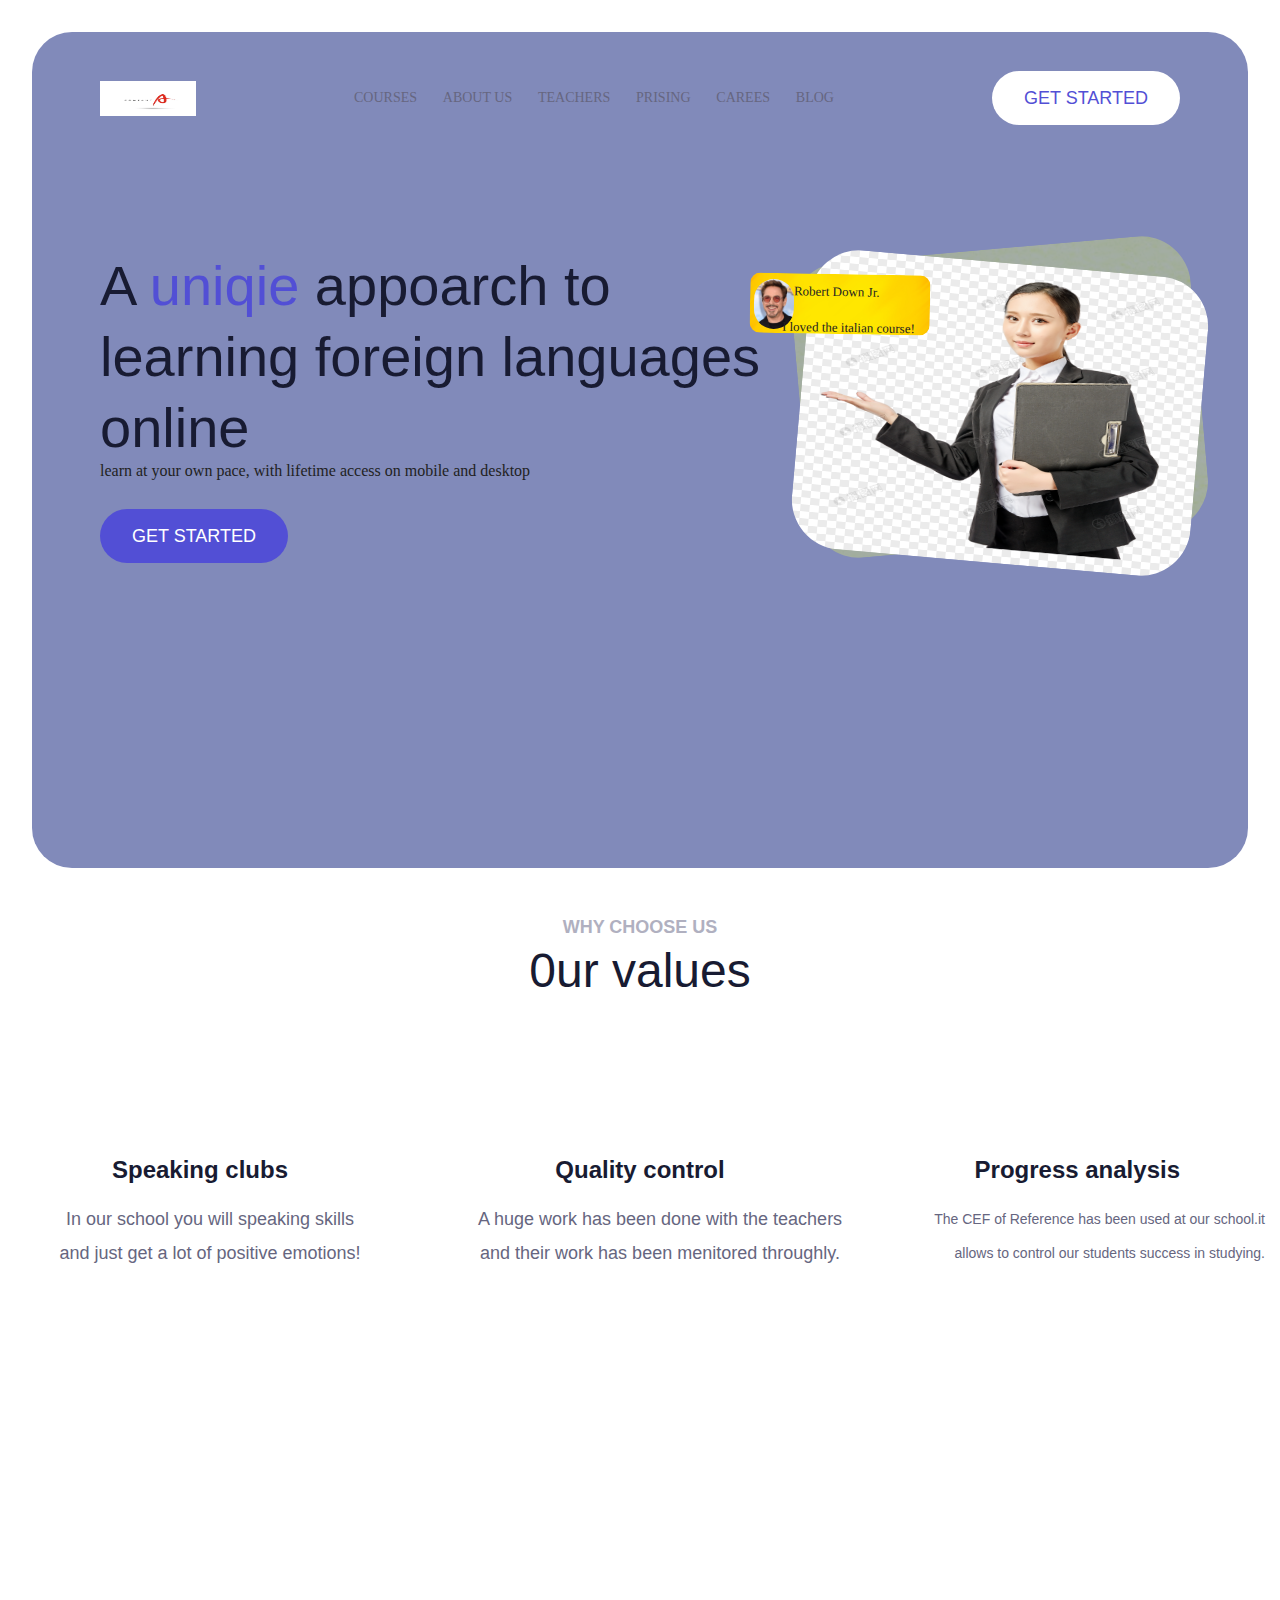
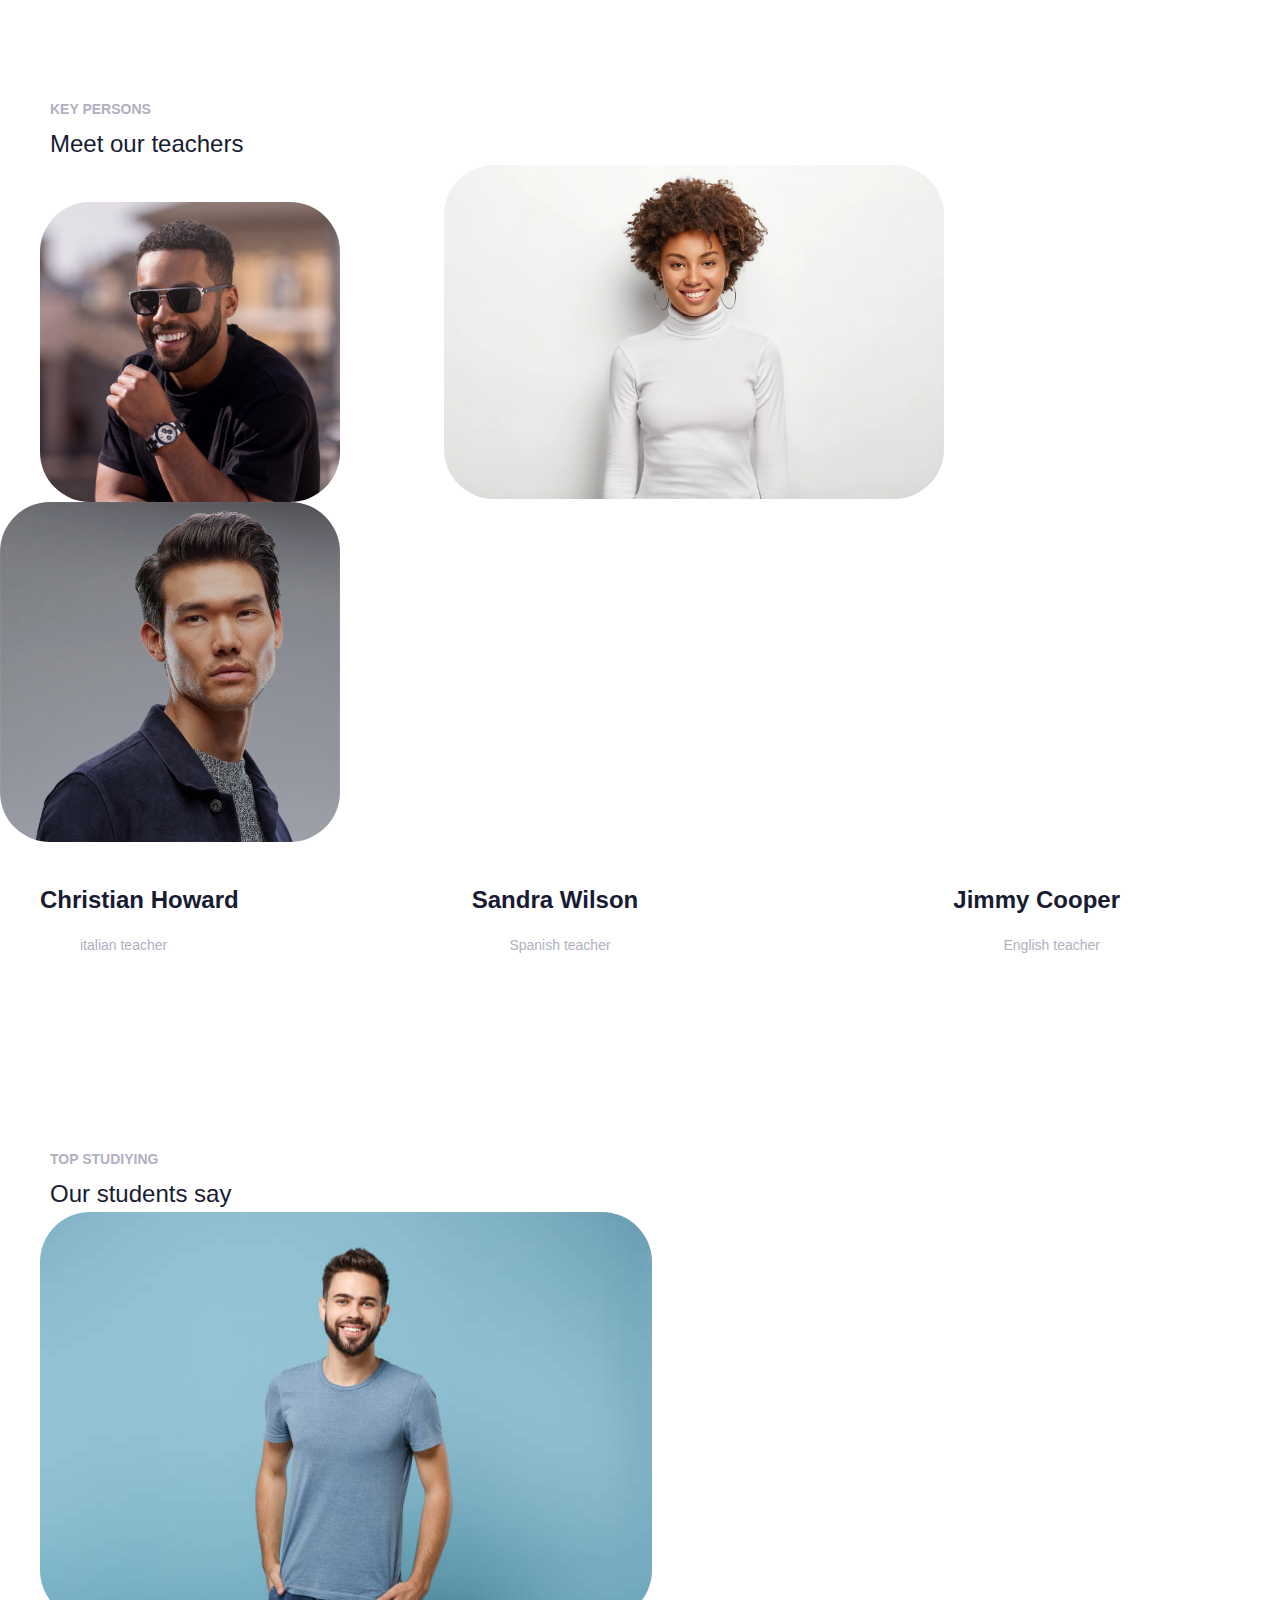
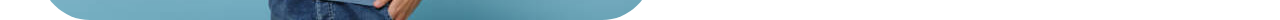
<file: nika bajadze/index.html>
<!DOCTYPE html>
<html lang="en">
<head>
    <meta charset="UTF-8">
    <meta http-equiv="X-UA-Compatible" content="IE=edge">
    <meta name="viewport" content="width=device-width, initial-scale=1.0">
    <link rel="stylesheet" href="./reset.css">
    <link rel="stylesheet" href="./style.css">
    <title>FIRST PAGE</title>
</head>
<body>
    <section class="cover">
        <header>
            <img class="logo1" src="./img/branding-identity-corporate-vector-logo-design_460848-8716.webp" alt="">
            <nav>
                <ul class="main-navigation">
                    <li><a href="#">COURSES</a></li>
                    <li><a href="#">ABOUT US</a></li>
                    <li><a href="#">TEACHERS</a></li>
                    <li><a href="#">PRISING</a></li>
                    <li><a href="#">CAREES</a></li>
                    <li><a href="#">BLOG</a></li>
                </ul>
            </nav>
            <a class="button header-btn" href="#">GET STARTED</a>
        </header>
        <div class="cover-content-wrapper">
            <div class="cover-section1">
                <h1>A <span class="higlight-color">uniqie </span> appoarch to
                <br>learning foreign languages  <br>online </h1>
                <p>learn at your own pace, with lifetime access on mobile and desktop</p>

                <a class="button cover-btn"href="">GET STARTED</a>
                </div>
                <div  class="cover-section-2">   
                </div>
            </div>
            <div>
                <img class="logo" src="./img/1mm-wool-felt-in-Zest_500x.jpg" alt="">
                <img  class="logo-1" src="./img/5513.png_860.png" alt="">
                <img  class="logo-2" src="./img/istockphoto-1321895455-170667a.jpg" alt="">
                <img  class="logo-3" src="./img/robert-downey-jr-medium.jpg" alt="">
            <h3 class="vite">Robert Down Jr.</h3>
            <h4 class="vite-1">I loved the italian course!</h4>
            </div>
    </section>   
    <section class="section-2">
        <div>
            <h5 class="vite-2">WHY CHOOSE US</h5>
            <h6 class="vite-3">0ur values</h6>
        </div>
        <div class="values-1">
          <p>In our school you will speaking skills and just get a lot of positive emotions!</p>
        </div>
        <div class="values">
            <p class="vite-4">Speaking clubs</p>
        </div>
        <div class="values-2">
            <p>Quality control</p>
        </div>
        <div class="values-3">
            <p>A huge work has been done with the teachers and their work has been menitored throughly.</p>
        </div>
        <div class="values-4">
            <p>Progress analysis</p>
        </div>
        <div class="values-5">
            <p>The CEF of Reference has been used at our school.it allows to control our students success in studying.</p>
        </div>
    </section>
    <section class="secton-3">
        <div class="git">
            <p>KEY PERSONS</p>
        </div>
        <div class="git-1">
            <p>Meet our teachers</p>
        </div>
        <img class="logo-4" src="./img/men-sun2.jpg" alt="">
        <img class="logo-5"  src="./img/photo-charismatic-lovely-woman-with-curly-hair-has-fun-toothy-smile-face_273609-30436.webp" alt="">
        <img class="logo-6"  src="./img/american-crew-homepage-square-skincare-2020.webp" alt="">
        <div class="git-2">
            <p>Christian Howard</p>
        </div>
        <div class="git-3">
            <p>italian teacher</p>
        </div>
        <div class="git-4">
            <p>Sandra Wilson</p>
        </div>
        <div class="git-5">
            <p>Spanish teacher</p>
        </div>
        <div class="git-6">
            <p>Jimmy Cooper</p>
        </div>
        <div class="git-7">
            <p>English teacher</p>
        </div>
    </section>
    <section class="section-4">
        <div class="r">
            <p>TOP STUDIYING</p>
        </div>
        <div class="r-1">
            <p>Our students say</p>
        </div>
        <img class="logo-7" src="./img/istockphoto-1249420269-612x612.jpg" alt="">
    </section>
</body>
</html>
</file>
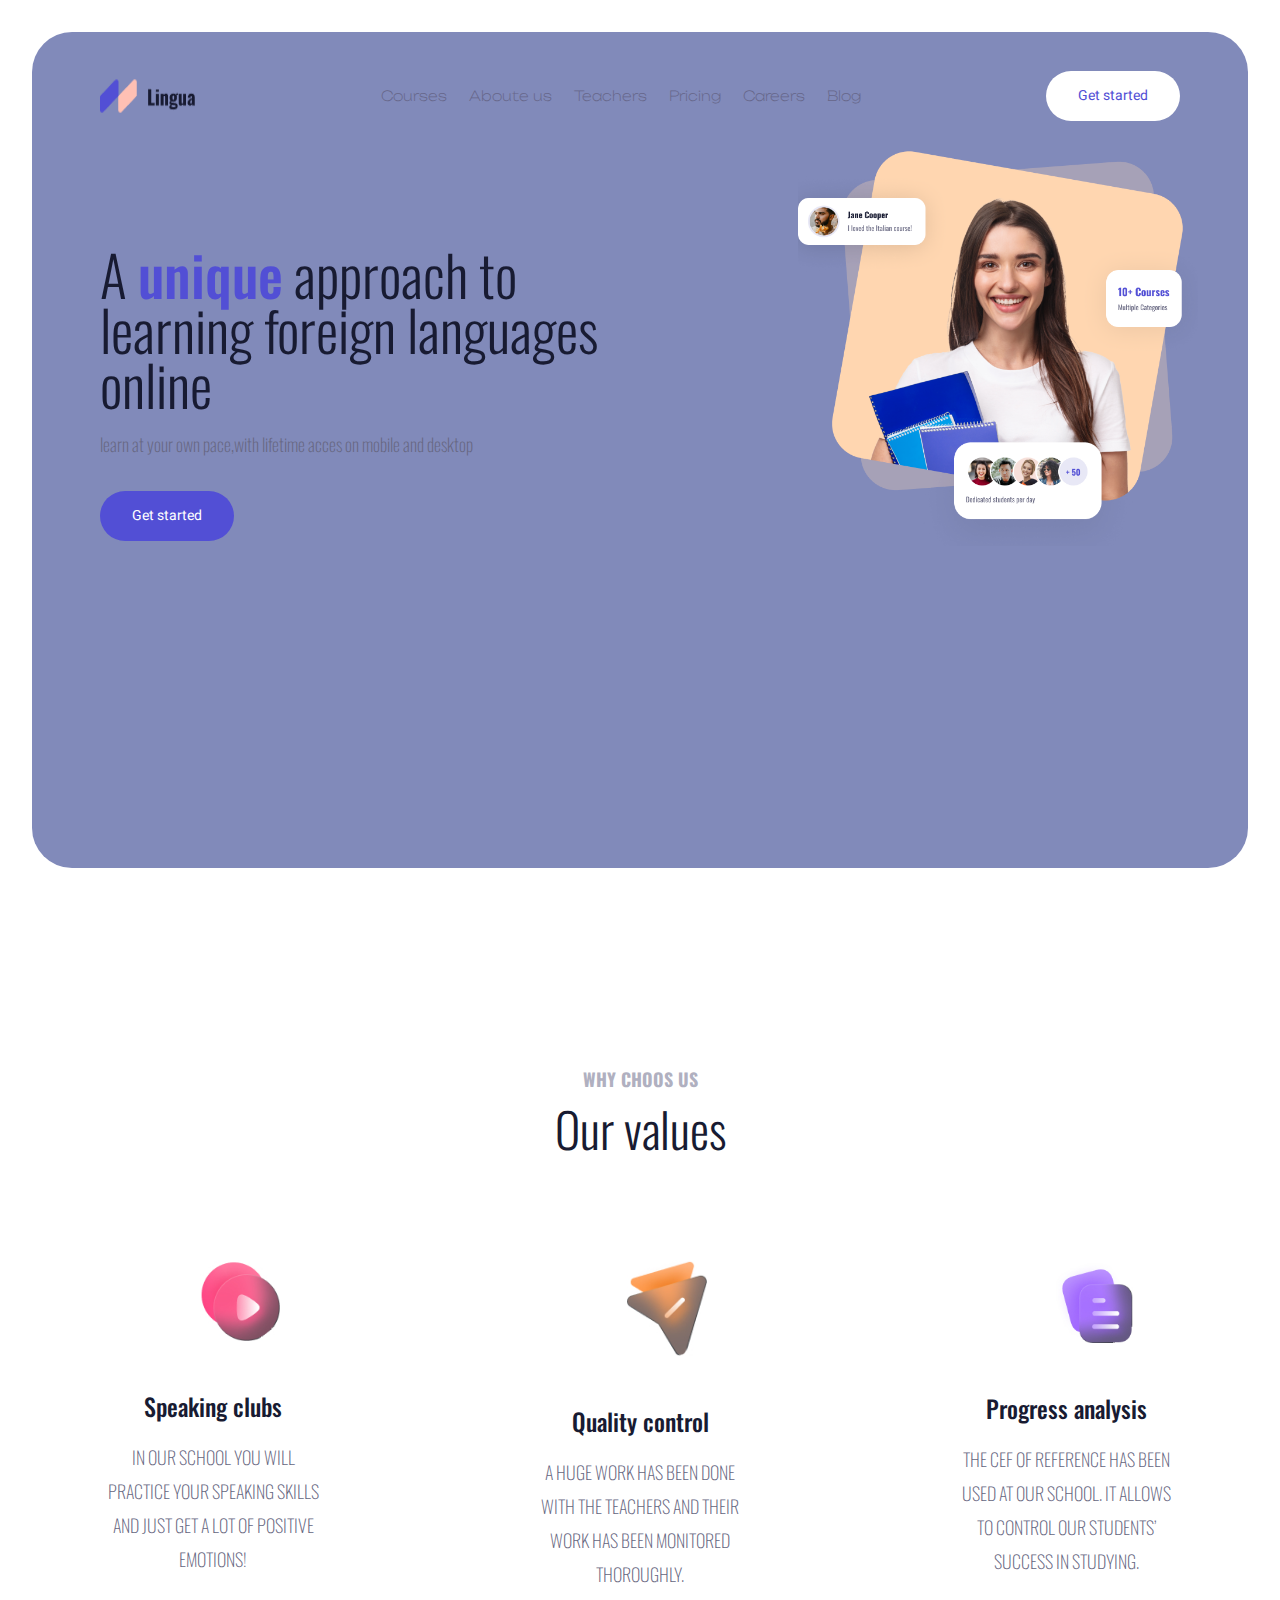
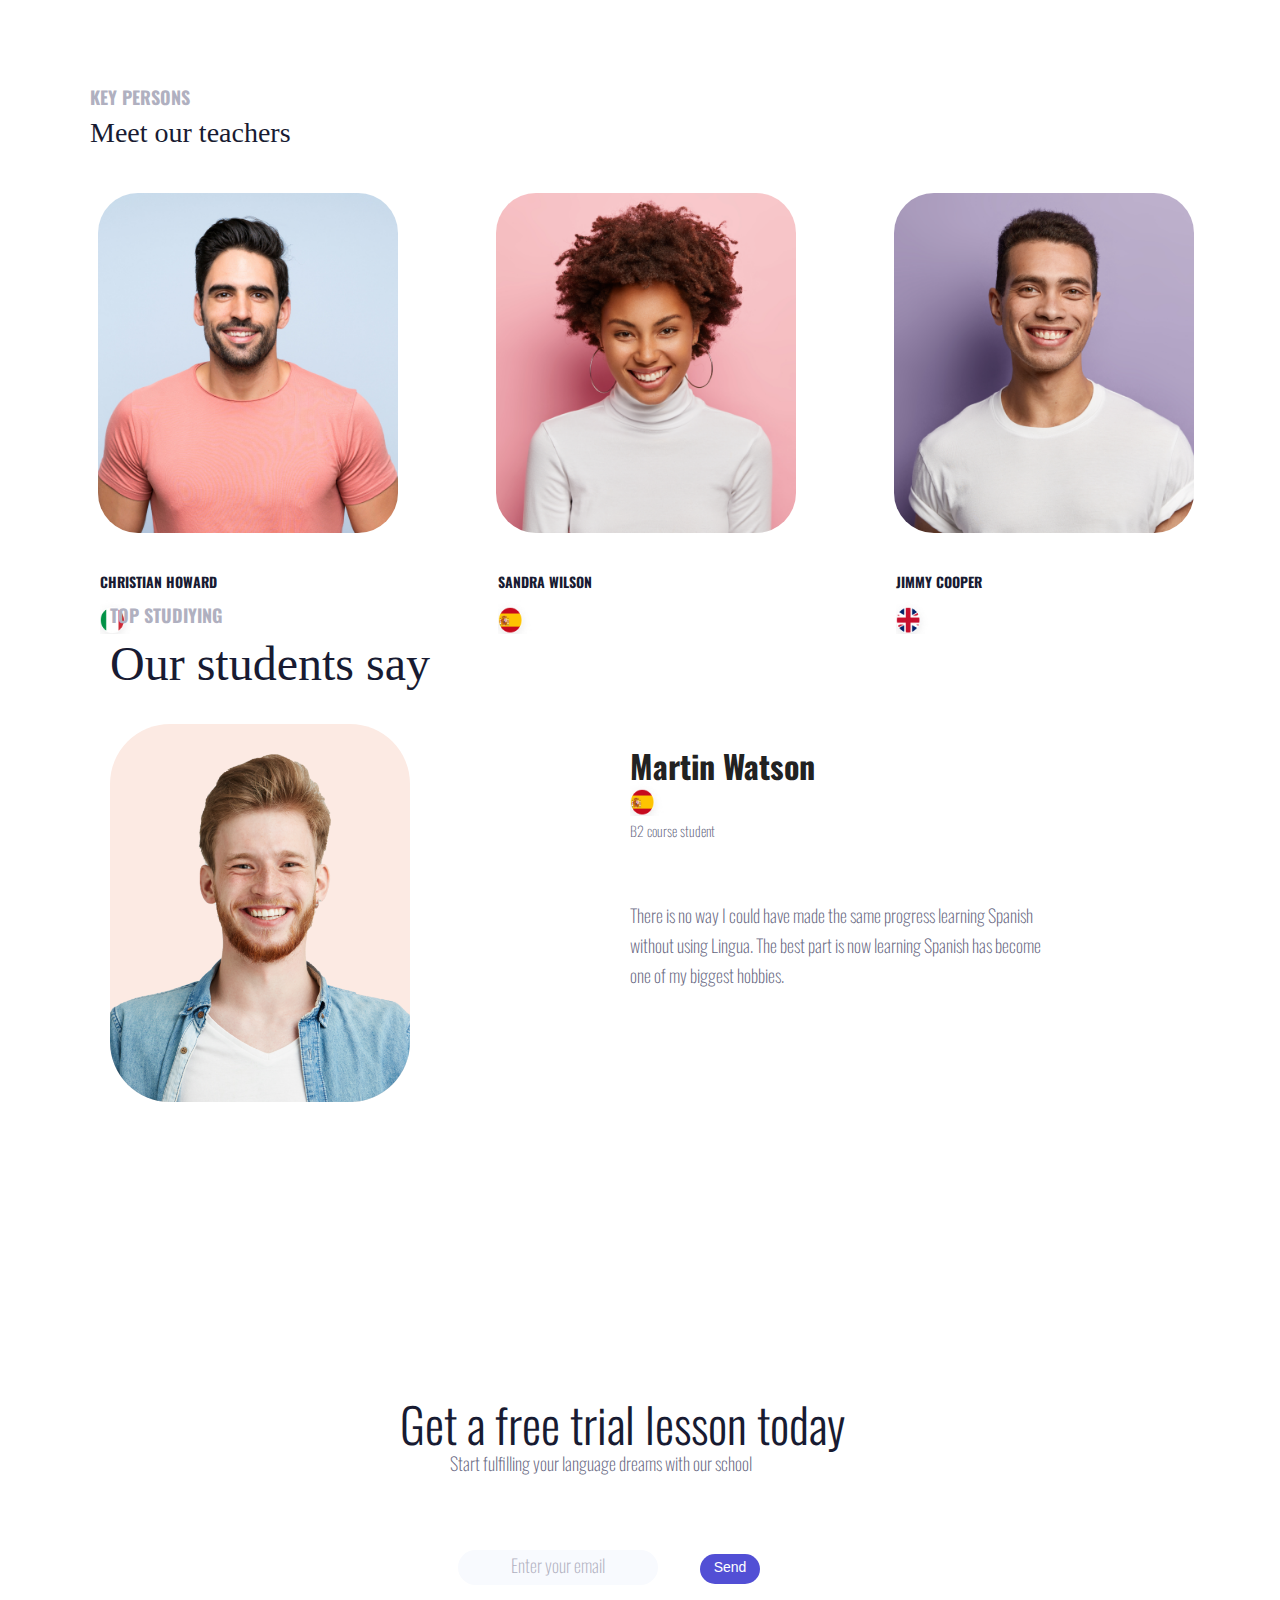
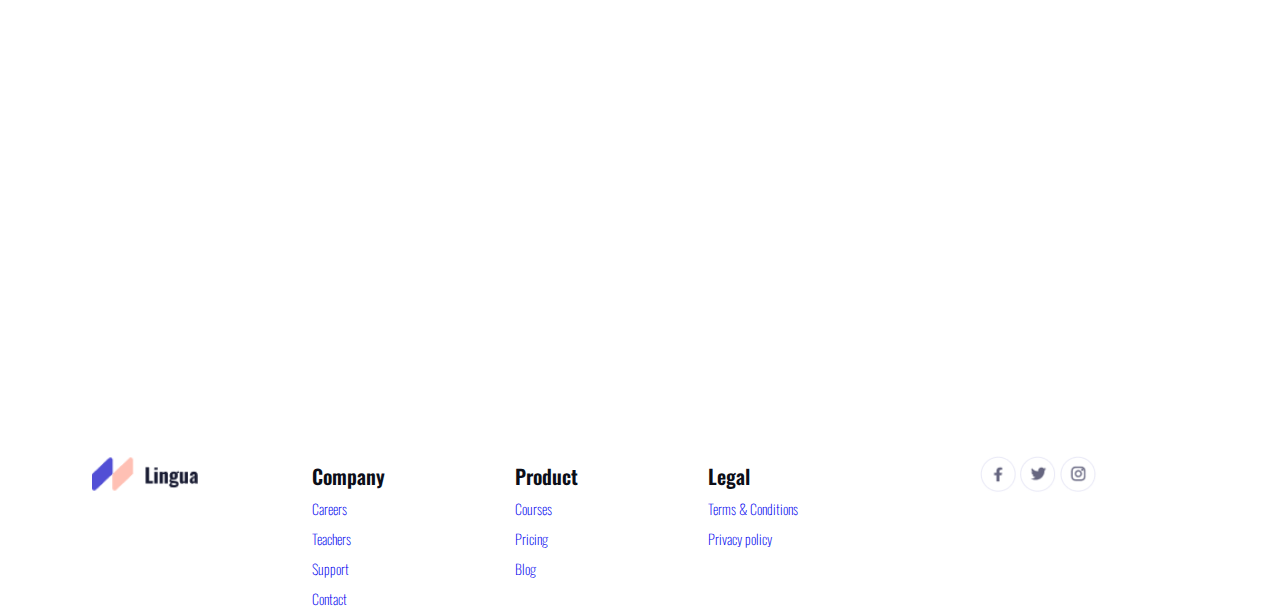
<file: tamuna bochorishvili/index.html>
<!DOCTYPE html>
<html lang="en">
<head>
    <meta charset="UTF-8">
    <meta http-equiv="X-UA-Compatible" content="IE=edge">
    <meta name="viewport" content="width=device-width, initial-scale=1.0">
    <link rel="stylesheet" href="./style/reset.css">
    <link rel="stylesheet" href="./style/style.css">
    <title>First Page</title>
</head>
<body>
    <section class="cover">
        <header>

            <img class="logo" src="./images/Logo1.png" alt="">

            <nav>
                <ul class="main-navigation">
                    <li><a href="#">Courses</a></li>
                    <li><a href="#">Aboute us</a></li>
                    <li><a href="#">Teachers</a></li>
                    <li><a href="#">Pricing</a></li>
                    <li><a href="#">Careers</a></li>
                    <li><a href="#">Blog</a></li>
                </ul>
            </nav>
 
            <a class="button header-btn" href="">Get started</a>

        </header>

        <div class="cover-content-wrapper">
            <div class="cover-section-1">
                <h1>A <span class="highlight-color">unique</span> approach to 
                    <br> learning foreign languages <br> online</h1>
                <p>learn at your own pace,with lifetime acces on mobile and desktop</p>

                <a class="button cover-btn" href="#">Get started</a>

            </div>

            <div class="cover-section-2">
                  <img class="cover-img-1" src="./images/Image.png" alt="">
            </div>

        </div>

    </section>

    <section class="section-2">
        <p>WHY CHOOS US</p>
        <h2>Our values</h2>

    <div class="values">

        <div class="values-1">
            <img class="valueImg" src="./images/Icon=Glass, Name=Play.jpg" alt="">
            <h3>Speaking clubs</h3>
            <p>In our school you will practice your speaking skills and just get a lot of positive emotions!</p>
        </div>

        <div class="values-1">
            <img class="valueImg" src="./images/Icon=Glass, Name=Send.jpg" alt="">
            <h3>Quality control</h3>
            <p>A huge work has been done with the teachers and their work has been monitored thoroughly. </p>
        </div>

        <div class="values-1">
            <img class="valueImg" src="./images/Icon=Glass, Name=Document.jpg" alt="">
            <h3>Progress analysis</h3>
            <p>The CEF of Reference has been used at our school. It allows to control our students’ success in studying.</p>
        </div>

    </div>

    </section>

    <section class="section-3">
        <p>key persons</p>
        <h4>Meet our teachers</h4>

        <div class="cover-section-3">

            <div class="cover2">
                 <img class="sectionImg" src="./images/handsome-young-man-pink-shirt-isolated-blue-wall-laughing 1.jpg" alt="">
                 <p>Christian Howard</p>
                 <img class="Italylogo" src="./images/italy.jpg" alt="">
            </div>

            <div class="cover2">
                <img class="sectionImg" src="./images/photo-lovely-young-lady-has-curly-afro-hair-smiles-gently-wears-earrings-white-jumper-being-satisfied-with-getting-new-job-position-has-pleasant-talk-with-colleague-stands-pink-wall 1.png" alt="">
                <p>Sandra Wilson</p>
                <img class="spainlogo" src="./images/spain.jpg" alt="">
           </div>

           <div class="cover2">
                <img class="sectionImg" src="./images/handsome-cheerful-young-sportsman-has-sporty-body-muscular-arms-wears-white-mock-up-t-shirt-has-short-dark-hair-toothy-appealing-smile-stands-purple-wall-blank-copy-space-aside 1.png" alt="">
                <p>Jimmy Cooper</p>
                <img class="britishlogo" src="./images/british.jpg" alt="">
           </div>

        </div>

    </section>

    <section class="section-4">

            <div class="cover4">
                <p>TOP STUDIYING</p>
                <h5>Our students say</h5>
                <img src="./images/smileboy.png" alt="">
            </div>

            <div class="review">
                <h3>Martin Watson</h3>
                <img src="./images/spain.jpg" alt="">
                <p>B2 course student</p>
            </div>

        <div class="bodytext">

            <div class="text">
                <p>There is no way I could have made the same progress learning Spanish <br> without using Lingua. The best part is now learning Spanish has become <br> one of my biggest hobbies.</p>
            </div>

        </div>

    </section>

    <section class="section-5">

        <div class="cover5">
            <h6>Get a free trial lesson today</h6>
            <p>Start fulfilling your language dreams with our school</p>
        </div>

        <div class="component">
            <p class="component1">Enter your email</p>
        </div> 

        <div class="largebtn">
            <a class="btnSend" href="#">Send</a>
        </div>
     
    </section>

    <section class="section-6">

        <div class="seclogo">
            <img src="./images/Logo1.png" alt="">
        </div>

        <footer class="firstfooter">
            <ul class="uli1">
                <li><a href="#"><span class="color1">Company</span> </a></li>
                <li><a href="#">Careers</a></li>
                <li><a href="#">Teachers</a></li>
                <li><a href="#">Support</a></li>
                <li><a href="#">Contact</a></li>                          
            </ul>
        </footer>

        <footer class="firstfooter">
            <ul class="uli2">
                <li><a href="#"><span class="color2">Product</span></a></li>
                <li><a href="#">Courses</a></li>
                <li><a href="#">Pricing</a></li>
                <li><a href="#">Blog</a></li>                         
            </ul>
        </footer>

        <footer class="firstfooter">
            <ul class="uli3">
                <li><a href="#"><span class="color3">Legal</span></a></li>
                <li><a href="#">Terms & Conditions</a></li>
                <li><a href="#">Privacy policy</a></li>                         
            </ul>
        </footer>

        <div class="icons">
            <img src="./images/Facebook.png" alt="">
            <img src="./images/Twitter.png" alt="">
            <img src="./images/Instagram.png" alt="">
        </div>

    </section>
    
    
</body>
</html>
</file>
<file: Ia Kvinikadze/style/style.css>
.cover {
    width: calc(100% - 64px );
    height: calc(100vh - 64px );
    margin:32px auto 0 auto ;
    background-color:#AAA3E3 ;
    pad: 39px 68px;
    box-sizing: border-box;
    border-radius: 40px;
    margin-bottom: 200px;
}

header {
    display: flex;
    justify-content: space-between;
    align-items: center;
}
    
.logo {
    width: 96px;
    height: 35px;
    margin: 32px 32px;
}
nav {
    min-width: 400px;
}
ul.navigation1 {
    height: 100%;
    display: flex;
    justify-content: space-between;
    align-items: center;
} 
.navigation1 li a {
    font-family: 'unbounded' , cursive;
    color: #666680;
    font-size: 14px;
    line-height: 24px;
    font-weight: 200;
    text-decoration: none;
} 
.navigation1 li a:hover {
    opacity: 70%;
    color: white;
    transition: 0.5s;
}
.button1 {
    background-color: white;
    color: #524fd5;
    margin: 32px 32px ;
}

.button1 {
    font-family:'heebo', sans-serif;
    padding: 18px 32px ;
    font-size: 14px;
    border-radius: 73px;
    text-decoration: none;
}

h1 {
    font-family: 'Oswald', sans-serif;
    font-size: 36px;
    /* line-height: 71px; */
    color: black;
    font-weight: 300;
    margin: 24px;
    
}
.highlight-color {
    color: #524FD5;
    font-weight: 500;
}
p {
    
font-family: 'Oswald' , sans-serif;
font-size: 18px;
font-weight: 200;
line-height: 190%;
color: #666680;
margin: 24px;
} 
.button2 {
 background: #524FD5;
 color: white;
 display: inline-block;
 text-decoration: none;
 border-radius: 25px;
 padding: 14px;
 margin: 24px;
}
.main {
    margin-top: 55px;
    display: flex;
}
.img2 {
    position: relative;
    bottom: 100px;
    width: 480px;
    height: 480px;
    left: 100px;
    padding: 50px;
}

.section2 p {
    text-align: center;
    font-family: 'Oswald', sans-serif;
    color: #B0B0C0;
    ;
    font-weight: 700;
    font-size: 18px;
    text-transform: uppercase;
}
.section2 h2 {
    color: #181B32;
    font-family: 'Oswald' , sans-serif;
    font-weight: 300;
    font-size: 48px;
    line-height: 62px;
    text-align: center;
}
.values1 h3 {
    font-family: 'Oswald' , sans-serif;
    text-align: center;
    font-weight: 500;
    font-size: 24px;
    line-height: 36px;
    color:#181B32;
    margin-bottom: 16px;
}
.values1 p {
    font-family: 'Oswald' , sans-serif;
    text-align: center;
    font-weight: 200;
    font-size: 18px;
    line-height: 34px;
    color: #666680;
}
.firstimage {
    width: 81px;
    margin-bottom: 47px;
    margin-left: 100px;
}
.values1 {
    width: 300px;
    margin: 100px;
    
}
/* .values {
    display: flex;
    justify-content: center;
} */

.values2 h3 {
    font-family: 'Oswald' , sans-serif;
    text-align: center;
    font-weight: 500;
    font-size: 24px;
    line-height: 36px;
    color:#181B32;
    margin-bottom: 16px;
}
.values2 p {
    font-family: 'Oswald' , sans-serif;
    text-align: center;
    font-weight: 200;
    font-size: 18px;
    line-height: 34px;
    color: #666680;
}
.secondimage {
    width: 81px;
    margin-bottom: 47px;
    margin-left: 100px;
}
.values2 {
    width: 300px;
    margin: 100px;
    
}
.values3 h3 {
    font-family: 'Oswald' , sans-serif;
    text-align: center;
    font-weight: 500;
    font-size: 24px;
    line-height: 36px;
    color:#181B32;
    margin-bottom: 16px;
}
.values3 p {
    font-family: 'Oswald' , sans-serif;
    text-align: center;
    font-weight: 200;
    font-size: 18px;
    line-height: 34px;
    color: #666680;
}
.thirdimage {
    width: 81px;
    margin-bottom: 47px;
    margin-left: 100px;
}
.values3 {
    width: 300px;
    margin: 100px;
}
.values {
    display:inline-flex;
    justify-content:center;
}

.section3 h3 {
    font-family: 'Oswald', sans-serif;
    font-size: 36px;
    /* line-height: 71px; */
    color: black;
    font-weight: 300;
    margin-left:90px;
    margin-bottom:40px;
}
.section3 p {
    margin-left: 90px;
    display:inline-flex;
}
.section3 div img {
    margin-left: 68px;
    border-radius: 35px;
    
}
.section3 div h5 {
    margin-left: 95px;
    margin-top:20px;
    font-family: 'Oswald';
    font-style: normal;
    font-weight: 900;
    font-size: 20px;
}
.teachers {
    display:inline-flex;
    justify-content:center;
}
.section4 p {
    margin-top: 260px;
    margin-left: 94px;
}
.section4 h3 {
    font-family: 'Oswald', sans-serif;
    font-size: 36px;
    /* line-height: 71px; */
    color: black;
    font-weight: 300;
    margin-left:90px;
    margin-bottom:40px;
}
.section4 img {
    margin-left: 68px;
}
.aboutstudent h5 {
    font-family: 'Oswald';
    margin-left:54px;
    font-style: normal;
    font-weight: 700;
    font-size: 28px;
    color: #181B32;
}

.aboutstudent p {
        font-family: 'Oswald' , sans-serif;
        font-size: 18px;
        font-weight: 200;
        color: #666680;
        margin: 54px;
}
.flp img {
    height: 54px;
    width: 54px;
    margin-top: 45px;
} 
.flp p {
     margin-left: 5px;
}
.flp {
    margin-left: -15px;
    display: inline-flex;
}
.aboutstudent {
    display:inline-block;
}
.section5 p {
    margin-top: 260px;
    margin-left: 94px;
}
.section5 h3 {
    font-family: 'Oswald', sans-serif;
    font-size: 36px;
    /* line-height: 71px; */
    color: black;
    font-weight: 300;
    margin-left:90px;
    margin-bottom:40px;
}
.containerts {
    display: flex;
    
}
.cont1 {
    height: 73px;
    width: 510px;
    border:2px solid #B0B0C0;
    border-radius: 25px;
    display:block;
    margin-left: 90px;
    margin-bottom:20px;
}
.cont1 h5 {
    margin: 0;
    padding: 0;
    font-family: Arial;
    font-weight: 700;
    font-size: 20px;
    text-align: center;
    position: relative;
    top: 40%;

}
.cont2 {
    height: 73px;
    width: 510px;
    border:2px solid #B0B0C0;
    border-radius: 25px;
    display:block;
    margin-left: 90px;
    margin-bottom:20px;
}
.cont2 h5 {
    margin: 0;
    padding: 0;
    font-family: Arial;
    font-weight: 700;
    font-size: 20px;
    text-align: center;
    position: relative;
    top: 40%;

}
.cont3 {
    height: 73px;
    width: 510px;
    border:2px solid #B0B0C0;
    border-radius: 25px;
    display:block;
    margin-left: 90px;
}
.cont3 h5 {
    margin: 0;
    padding: 0;
    font-family: Arial;
    font-weight: 700;
    font-size: 20px;
    text-align: center;
    position: relative;
    top: 40%;

}
.cont4 {
    height: 73px;
    width: 510px;
    border:2px solid #B0B0C0;
    border-radius: 25px;
    display:block;
    margin-left: 100px;
    margin-bottom: 20px;
    
}
.cont4 h5 {
    margin: 0;
    padding: 0;
    font-family: Arial;
    font-weight: 700;
    font-size: 20px;
    text-align:center;
    position: relative;
    top: 40%;

}
.cont5 {
    height: 73px;
    width: 510px;
    border:2px solid #B0B0C0;
    border-radius: 25px;
    display:block;
    margin-left: 100px;
    margin-bottom: 20px;
}
.cont5 h5 {
    margin: 0;
    padding: 0;
    font-family: Arial;
    font-weight: 700;
    font-size: 20px;
    text-align: center;
    position: relative;
    top: 40%;
}
.cont6 {
    height: 273px;
    width: 510px;
    border:2px solid #B0B0C0;
    border-radius: 25px;
    display:block;
    margin-left: 100px;
    background-color:  #524FD5;
    color: white;

}
.cont6 h5 {
    margin: 0;
    padding: 30px;
    font-family: Arial;
    font-weight: 700;   
    font-size: 20px;
    text-align:center;
}
.cont6 h6 {
    font-family: 'Oswald';
    font-style: normal;
    text-align: left;
    font-weight: 200;
    font-size: 16px;
    line-height: 150%;
    padding: 20px;
}
.section6 {
    text-align: center;
    position: relative;
    top: 50%;
    margin-top: 300px;
    margin-bottom: 200px;
}
.firstp {
    font-family: 'Oswald';
    font-size:16px;
    margin-bottom: 60px;
    font-weight: 700;
}
.cont7 {
    width: 410px;
    height: 64px;
    background-color: #F8FAFE;
    border-radius: 25px;
    display: flex;
    justify-content: center;
    position: absolute;
    margin-left: 500px;
    margin-bottom: 100px;
}
.button3 {
    background: #524FD5;
    color: white;
    display:inline-flex;
    text-decoration: none;
    border-radius: 25px;
    padding: 14px;
    margin-left: 590px;
    padding: 20px;
}

.section7 {
    
    width: 1240px;
    height: 352px;
    background: #F8FAFE;
    border-radius: 40px;
    margin-left: 80px;
}
.logop {
    padding: 50px;
}
.logop img {
   
    margin-left: 20px;
    height: 45px;
    width: 96px;
    border-radius: 2px;
}
.logop p {
    font-size: 14px;
}
.div1 {
    
    margin-left:85px; 
}
.div1 h5 {
    margin-left: 25px;
    font-family:'Oswald';
    font-weight: 900;
    font-size: 18px;
    margin-top: 60px;
}
.div1 p{
    font-family:'Oswald';
    font-weight: 400;
    font-size: 16px;
}
.div2 {
    
    margin-left:85px; 
}
.div2 h5 {
    margin-left: 25px;
    font-family:'Oswald';
    font-weight: 900;
    font-size: 18px;
    margin-top: 60px;
}
.div2 p{
    font-family:'Oswald';
    font-weight: 400;
    font-size: 16px;
}
.div3 {
    
    margin-left:85px; 
}
.div3 h5 {
    margin-left: 25px;
    font-family:'Oswald';
    font-weight: 900;
    font-size: 18px;
    margin-top: 60px;
}
.div3 p{
    font-family:'Oswald';
    font-weight: 400;
    font-size: 16px;
}
.icons {
    margin-top:60px;
    margin-left: 40px;
}
.ending {
    display: flex;
    
}
</file>
<file: karloGvadzabia/style.css>
@import url('https://fonts.googleapis.com/css2?family=Sevillana&family=Unbounded:wght@300&display=swap');
@import url('https://fonts.googleapis.com/css2?family=Heebo:wght@300;500&family=Sevillana&family=Unbounded:wght@300&display=swap');
@import url('https://fonts.googleapis.com/css2?family=Heebo:wght@300;500&family=Oswald:wght@200&family=Sevillana&family=Unbounded:wght@300&display=swap');

.cover{
    width: calc(100% - 64px);
    height: calc(100vh - 64px);
    margin: 32px auto 0 auto;
    background-color: #818ABA;
    padding: 39px 68px;
    box-sizing: border-box;
    border-radius: 40px;
    margin-bottom: 196px;
}
header{
    display: flex;
    justify-content: space-between;
    align-items: center;
}
.logo{
    width: 96px;
    height: 40px;
}
nav{
    min-width: 480px;
}
ul.navigationpanel{
    height: 100%;
    display: flex;
    justify-content: space-between;
    align-items: center;
}
.navigationpanel li a {
    font-family: 'Unbounded', cursive;
    color: #666689;
    font-size: 14px;
    line-height: 24px;
    font-weight: 200;
    text-decoration: none;
}
.navigationpanel li a:hover {
    color: white;
    transition: 0.5s;
}
.firstbtn {
    background-color: white;
    color: #524FD5;
}
.firstbtn:hover {
    opacity: 70%;
    transition: 0.5s;
}
.button {
    font-family: 'Heebo', sans-serif;
    padding: 18px 32px;
    font-size: 14px;
    border-radius: 73px;
    text-decoration: none;
}
h1 {
    font-family: 'Oswald', sans-serif;
    font-size: 56px;
    line-height: 55px;
    color: #181B32;
    font-weight: 300;
    margin-bottom: 18px;
}
.highcolor {
    color: #524FD5;
    font-weight: 500;
}
p {
    font-family: 'Oswald', sans-serif;
    font-size: 18px;
    font-weight: 200;
    line-height: 30px;
    color: #666680;
    margin-bottom: 32px;
}
.cover-btn {
    background-color: #524FD5;
    color: white;
    display: inline-block;
}
.cover-content-wrapper {
    margin-top: 125px;
    display: flex;
}
.sector-2 p {
    text-align: center;
    font-family: 'Oswald', sans-serif;
    color: #B0B0C0;
    font-weight: 700;
    font-size: 18px;
    text-transform: uppercase;
    margin-bottom: 4px;
}
.sector-2 h2 {
    color: #181B32;
    font-family: 'Oswald', sans-serif;
    font-weight: 300;
    font-size: 48px;
    line-height: 62px;
    text-align: center;
}
.values-1 h3 {
    font-family: 'Oswald', sans-serif;
    text-align: center;
    font-weight: 500;
    font-size: 24px;
    line-height: 36px;
    color: #181B32;
    margin-bottom: 16px;
}
.values-1 p {
    font-family: 'Oswald', sans-serif;
    text-align: center;
    font-weight: 200;
    font-size: 18px;
    line-height: 34px;
    color: #666680;
}
.imageV {
    width: 80px;
    margin-bottom: 47px;
    margin-left: 100px;
}
.values-1 {
    width: 280px;
    margin: 100px;
}
.values {
    display: flex;
    justify-content: center;
}
.cover-img-1 {
    width: 400px;
    height: 400px;
    position: relative;
    bottom: 100px;
    left: 200px;
}
.sector3 p {
    font-weight: 700;
    font-size: 18px;
    font-family: 'Oswald', sans-serif;
    color: #B0B0C0;
    margin-left: 90px;
    text-transform: uppercase;
    line-height: 4px;
}
.sector3 h4 {
    font-weight: 300;
    font-size: 28px;
    line-height: 4px;
    margin-left: 90px;
    color: #181B32;
}
.sectorImg {
    width: 300px;
    display: flex;
    margin-bottom: 47px;
    margin-left: 98px;
    border-radius: 40px;
    margin-top: 58px;  
}
.cover2 p {
    font-family: 'Oswald', sans-serif;
    font-size: 14px;
    font-weight: 700;
    color: #181B32;
    margin: 0px 100px;
}
.cover-sector3 {
    display: flex;
    align-items: center;
    margin-bottom: 250px;
}
.italyflag {
    width: 34px;
    height: 34px;
    margin-left: 100px;
    margin-top: 16px;
    top: 52px;
}
.spainflag {
    width: 34px;
    height: 34px;
    margin-left: 100px;
    margin-top: 16px;
    top: 52px;
}
.britishflag {
    width: 34px;
    height: 34px;
    margin-left: 100px;
    margin-top: 16px;
    top: 52px;
}
/*davasrule mesame sector*/
.sector-4 {
    position: absolute;
    display: flex;
    width: 1240px;
    height: 792px;
    left: 100px;
    top: 2200px;
}
.cover4 p {
    font-family: 'Oswald';
    font-style: normal;
    font-weight: 700;
    font-size: 18px;
    text-transform: uppercase;
    color: #B0B0C0;
    display: flex;
    margin-left: 10px;
}
.cover4 h5 {
    font-style: normal;
    font-weight: 300;
    font-size: 48px;
    color: #181B32;
    line-height: 4px;
    display: flex;
    margin-left: 10px;
}
.cover4 img {
    background: #FCEAE3;
    width: 300px;
    display: flex;
    margin-bottom: 47px;
    margin-left: 10px;
    border-radius: 60px;
    margin-top: 58px;
}

.review h3 {
   font-family: 'Oswald', sans-serif; 
   font-weight: 700;
   font-size: 32px;
   margin-left: 200px;
}
.review img {
    width: 34px;
    height: 34px;
    margin-left: 200px;
}
.review p {
    font-family: 'Oswald', sans-serif;
    font-weight: 200px;
    font-size: 14px;
    margin-left: 200px;
}
.review {
    margin-top: 150px;
}
.text p {
    display: flex;
    font-family: 'Oswald', sans-serif;
    font-weight: 200;
    font-size: 18px;
}
.bodytext {
    position: absolute;
    display: flex;
    margin-left: 530px;
    margin-top: 300px;
}
/* davasrule 4 sector*/
.sector-5 {
    position: absolute;
    display: flex;
    width: 1240px;
    height: 595px;
    left: 100px;
    top: 3000px;
}
.cover5 h6 {
    display: flex;
    font-style: normal;
    margin-left: 300px;
    color: #181B32;
    font-family: 'Oswald', sans-serif;
    font-weight: 300;
    font-size: 48px;
}
.cover5 p {
    display: flex;
    font-style: normal;
    margin-left: 350px;
    color: #666680;
    font-family: 'Oswald', sans-serif;
    font-weight: 200;
    font-size: 18px;
}
.element p {
    position: absolute;
    left: 358px;
    right: 400px;
    top: 150px;
    bottom: 300px;
    color: #B0B0C0;
}
.element1 {
    width: 200px;
    height: 35px;
    background: #F8FAFE;
    border-radius: 73px;
    text-align: center;
}
.sendingbtn {
    font-family: 'Franklin Gothic Medium', 'Arial Narrow', Arial, sans-serif;
    font-weight: 200;
    font-size: 14px;
    line-height: 27px;
    color: white;
    width: 60px;
    height: 30px;
    background-color: #524FD5;
    border-radius: 73px;
    text-align: center;
    text-decoration: none;
}
.largebtn {
    position: absolute;
    display: flex;
    margin-left: 600px;
    margin-top: 154px;
}
/* davasrule 5 sector */
.sector-6 {
    display: flex;
    justify-content:center;
    margin-right: 170px;
}
.footer li a {
    text-decoration: none;
    font-family: 'Oswald';
    font-style: normal;
    font-weight: 200;
    font-size: 14px;
    line-height: 24px;  
}
.footer {
    text-decoration: none;
    display: flex;
    flex-direction: column;
    align-items: flex-start;
    line-height: 30px;
    margin-top: 1180px;
    margin-inline: 100px;
    margin-right: 30px; 
}
.color1 {
    font-family: 'Oswald', sans-serif;
    font-style: normal;
    font-weight: 600;
    font-size: 20px;
    color: #0c0e18;
}
.color2 {
    font-family: 'Oswald', sans-serif;
    font-style: normal;
    font-weight: 600;
    font-size: 20px;
    color: #0c0e18; 
}
.color3 {
    font-family: 'Oswald', sans-serif;
    font-style: normal;
    font-weight: 600;
    font-size: 20px;
    color: #0c0e18;
}
.icons {
    display: flex;
    margin-top: 1170px;
    width: 40px;
    height: 40px;
    margin-left: 150px;
}
.seclogo {
    display: flex;
    margin-top: 1170px;
    width: 50px;
    height: 40px;
    margin-right: 70px;
}
</file>
<file: mariam asanidze/style/style.css>
.cover {
    width: calc(100% - 64px );
    height: calc(100vh - 64px );
    margin:32px auto 0 auto ;
    background-color:#AAA3E3 ;
    pad: 39px 68px;
    box-sizing: border-box;
    border-radius: 40px;
    margin-bottom: 200px;
}

header {
    display: flex;
    justify-content: space-between;
    align-items: center;
}
    
.logo {
    width: 96px;
    height: 35px;
    margin: 32px 32px;
}
nav {
    min-width: 400px;
}
ul.navigation1 {
    height: 100%;
    display: flex;
    justify-content: space-between;
    align-items: center;
} 
.navigation1 li a {
    font-family: 'unbounded' , cursive;
    color: #666680;
    font-size: 14px;
    line-height: 24px;
    font-weight: 200;
    text-decoration: none;
} 
.navigation1 li a:hover {
    opacity: 70%;
    color: white;
    transition: 0.5s;
}
.button1 {
    background-color: white;
    color: #524fd5;
    margin: 32px 32px ;
}

.button1 {
    font-family:'heebo', sans-serif;
    padding: 18px 32px ;
    font-size: 14px;
    border-radius: 73px;
    text-decoration: none;
}

h1 {
    font-family: 'Oswald', sans-serif;
    font-size: 36px;
    /* line-height: 71px; */
    color: black;
    font-weight: 300;
    margin: 24px;
    
}
.highlight-color {
    color: #524FD5;
    font-weight: 500;
}
p {
    
font-family: 'Oswald' , sans-serif;
font-size: 18px;
font-weight: 200;
line-height: 190%;
color: #666680;
margin: 24px;
} 
.button2 {
 background: #524FD5;
 color: white;
 display: inline-block;
 text-decoration: none;
 border-radius: 25px;
 padding: 14px;
 margin: 24px;
}
.main {
    margin-top: 55px;
    display: flex;
}
.img2 {
    position: relative;
    bottom: 100px;
    width: 480px;
    height: 480px;
    left: 100px;
    padding: 50px;
}

.section2 p {
    text-align: center;
    font-family: 'Oswald', sans-serif;
    color: #B0B0C0;
    ;
    font-weight: 700;
    font-size: 18px;
    text-transform: uppercase;
}
.section2 h2 {
    color: #181B32;
    font-family: 'Oswald' , sans-serif;
    font-weight: 300;
    font-size: 48px;
    line-height: 62px;
    text-align: center;
}
.values1 h3 {
    font-family: 'Oswald' , sans-serif;
    text-align: center;
    font-weight: 500;
    font-size: 24px;
    line-height: 36px;
    color:#181B32;
    margin-bottom: 16px;
}
.values1 p {
    font-family: 'Oswald' , sans-serif;
    text-align: center;
    font-weight: 200;
    font-size: 18px;
    line-height: 34px;
    color: #666680;
}
.firstimage {
    width: 81px;
    margin-bottom: 47px;
    margin-left: 100px;
}
.values1 {
    width: 300px;
    margin: 100px;
    
}
/* .values {
    display: flex;
    justify-content: center;
} */

.values2 h3 {
    font-family: 'Oswald' , sans-serif;
    text-align: center;
    font-weight: 500;
    font-size: 24px;
    line-height: 36px;
    color:#181B32;
    margin-bottom: 16px;
}
.values2 p {
    font-family: 'Oswald' , sans-serif;
    text-align: center;
    font-weight: 200;
    font-size: 18px;
    line-height: 34px;
    color: #666680;
}
.secondimage {
    width: 81px;
    margin-bottom: 47px;
    margin-left: 100px;
}
.values2 {
    width: 300px;
    margin: 100px;
    
}
.values3 h3 {
    font-family: 'Oswald' , sans-serif;
    text-align: center;
    font-weight: 500;
    font-size: 24px;
    line-height: 36px;
    color:#181B32;
    margin-bottom: 16px;
}
.values3 p {
    font-family: 'Oswald' , sans-serif;
    text-align: center;
    font-weight: 200;
    font-size: 18px;
    line-height: 34px;
    color: #666680;
}
.thirdimage {
    width: 81px;
    margin-bottom: 47px;
    margin-left: 100px;
}
.values3 {
    width: 300px;
    margin: 100px;
}
.values {
    display:inline-flex;
    justify-content:center;
}

.section3 h3 {
    font-family: 'Oswald', sans-serif;
    font-size: 36px;
    /* line-height: 71px; */
    color: black;
    font-weight: 300;
    margin-left:90px;
    margin-bottom:40px;
}
.section3 p {
    margin-left: 90px;
    display:inline-flex;
}
.section3 div img {
    margin-left: 68px;
    border-radius: 35px;
    
}
.section3 div h5 {
    margin-left: 95px;
    margin-top:20px;
    font-family: 'Oswald';
    font-style: normal;
    font-weight: 900;
    font-size: 20px;
}
.teachers {
    display:inline-flex;
    justify-content:center;
}
.section4 p {
    margin-top: 260px;
    margin-left: 94px;
}
.section4 h3 {
    font-family: 'Oswald', sans-serif;
    font-size: 36px;
    /* line-height: 71px; */
    color: black;
    font-weight: 300;
    margin-left:90px;
    margin-bottom:40px;
}
.section4 img {
    margin-left: 68px;
}
.aboutstudent h5 {
    font-family: 'Oswald';
    margin-left:54px;
    font-style: normal;
    font-weight: 700;
    font-size: 28px;
    color: #181B32;
}

.aboutstudent p {
        font-family: 'Oswald' , sans-serif;
        font-size: 18px;
        font-weight: 200;
        color: #666680;
        margin: 54px;
}
.flp img {
    height: 54px;
    width: 54px;
    margin-top: 45px;
} 
.flp p {
     margin-left: 5px;
}
.flp {
    margin-left: -15px;
    display: inline-flex;
}
.aboutstudent {
    display:inline-block;
}
.section5 p {
    margin-top: 260px;
    margin-left: 94px;
}
.section5 h3 {
    font-family: 'Oswald', sans-serif;
    font-size: 36px;
    /* line-height: 71px; */
    color: black;
    font-weight: 300;
    margin-left:90px;
    margin-bottom:40px;
}
.containerts {
    display: flex;
    
}
.cont1 {
    height: 73px;
    width: 510px;
    border:2px solid #B0B0C0;
    border-radius: 25px;
    display:block;
    margin-left: 90px;
    margin-bottom:20px;
}
.cont1 h5 {
    margin: 0;
    padding: 0;
    font-family: Arial;
    font-weight: 700;
    font-size: 20px;
    text-align: center;
    position: relative;
    top: 40%;

}
.cont2 {
    height: 73px;
    width: 510px;
    border:2px solid #B0B0C0;
    border-radius: 25px;
    display:block;
    margin-left: 90px;
    margin-bottom:20px;
}
.cont2 h5 {
    margin: 0;
    padding: 0;
    font-family: Arial;
    font-weight: 700;
    font-size: 20px;
    text-align: center;
    position: relative;
    top: 40%;

}
.cont3 {
    height: 73px;
    width: 510px;
    border:2px solid #B0B0C0;
    border-radius: 25px;
    display:block;
    margin-left: 90px;
}
.cont3 h5 {
    margin: 0;
    padding: 0;
    font-family: Arial;
    font-weight: 700;
    font-size: 20px;
    text-align: center;
    position: relative;
    top: 40%;

}
.cont4 {
    height: 73px;
    width: 510px;
    border:2px solid #B0B0C0;
    border-radius: 25px;
    display:block;
    margin-left: 100px;
    margin-bottom: 20px;
    
}
.cont4 h5 {
    margin: 0;
    padding: 0;
    font-family: Arial;
    font-weight: 700;
    font-size: 20px;
    text-align:center;
    position: relative;
    top: 40%;

}
.cont5 {
    height: 73px;
    width: 510px;
    border:2px solid #B0B0C0;
    border-radius: 25px;
    display:block;
    margin-left: 100px;
    margin-bottom: 20px;
}
.cont5 h5 {
    margin: 0;
    padding: 0;
    font-family: Arial;
    font-weight: 700;
    font-size: 20px;
    text-align: center;
    position: relative;
    top: 40%;
}
.cont6 {
    height: 273px;
    width: 510px;
    border:2px solid #B0B0C0;
    border-radius: 25px;
    display:block;
    margin-left: 100px;
    background-color:  #524FD5;
    color: white;

}
.cont6 h5 {
    margin: 0;
    padding: 30px;
    font-family: Arial;
    font-weight: 700;   
    font-size: 20px;
    text-align:center;
}
.cont6 h6 {
    font-family: 'Oswald';
    font-style: normal;
    text-align: left;
    font-weight: 200;
    font-size: 16px;
    line-height: 150%;
    padding: 20px;
}
.section6 {
    text-align: center;
    position: relative;
    top: 50%;
    margin-top: 300px;
    margin-bottom: 200px;
}
.firstp {
    font-family: 'Oswald';
    font-size:16px;
    margin-bottom: 60px;
    font-weight: 700;
}
.cont7 {
    width: 410px;
    height: 64px;
    background-color: #F8FAFE;
    border-radius: 25px;
    display: flex;
    justify-content: center;
    position: absolute;
    margin-left: 500px;
    margin-bottom: 100px;
}
.button3 {
    background: #524FD5;
    color: white;
    display:inline-flex;
    text-decoration: none;
    border-radius: 25px;
    padding: 14px;
    margin-left: 590px;
    padding: 20px;
}

.section7 {
    
    width: 1240px;
    height: 352px;
    background: #F8FAFE;
    border-radius: 40px;
    margin-left: 80px;
}
.logop {
    padding: 50px;
}
.logop img {
   
    margin-left: 20px;
    height: 45px;
    width: 96px;
    border-radius: 2px;
}
.logop p {
    font-size: 14px;
}
.div1 {
    
    margin-left:85px; 
}
.div1 h5 {
    margin-left: 25px;
    font-family:'Oswald';
    font-weight: 900;
    font-size: 18px;
    margin-top: 60px;
}
.div1 p{
    font-family:'Oswald';
    font-weight: 400;
    font-size: 16px;
}
.div2 {
    
    margin-left:85px; 
}
.div2 h5 {
    margin-left: 25px;
    font-family:'Oswald';
    font-weight: 900;
    font-size: 18px;
    margin-top: 60px;
}
.div2 p{
    font-family:'Oswald';
    font-weight: 400;
    font-size: 16px;
}
.div3 {
    
    margin-left:85px; 
}
.div3 h5 {
    margin-left: 25px;
    font-family:'Oswald';
    font-weight: 900;
    font-size: 18px;
    margin-top: 60px;
}
.div3 p{
    font-family:'Oswald';
    font-weight: 400;
    font-size: 16px;
}
.icons {
    margin-top:60px;
    margin-left: 40px;
}
.ending {
    display: flex;
    
}
</file>
<file: nika bajadze/style.css>
.cover {
    width: calc(100% - 64px);
    height: calc(100vh - 64px);
    margin: 32px auto 0 auto;
    background-color: #818ABA;
    padding: 39px 68px;
    box-sizing: border-box;
    border-radius: 40px; 
}
header {
    display: flex;
    justify-content: space-between;
    align-items: center;
}
.logo1 {
    width: 96px;
    height: 35px;
}
nav {
    min-width: 480px;
}
ul.main-navigation {
    height: 100%;
    display: flex;
    justify-content: space-between;
    align-items: center;
}
.main-navigation li a {
    font-family: 'unbounded',cursive;
    color: #666680;
    font-size: 14px;
    line-height: 24px;
    font-weight: 200;
    text-decoration: none;
}
.main-navigation li a :hover {
    color: white;
    transition: 0.5s;
}
.header-btn {
    background-color: #fff;
    color: #524FD5;
}
.header-btn :hover {
    opacity: 70%;
    transition: 0.5s;
}
.button {
    font-family: 'heebo',sans-serif;
    padding: 18px 32px;
    font-size: 18px;
    border-radius: 73px;
    text-decoration: none;
}
h1 {
    font-family: 'Oswald',sans-serif;
    font-size: 56px;
    line-height: 71px;
    color: #181B32;
    font-weight: 300;
}
.cover-btn {
    background-color: #524fd5;
    color: white;
    display: inline-block;
    margin-top: 30px;
}
.cover-content-wrapper {
    margin-top: 125px;
    display: flex;
}
.logo {
    margin-left: 700px;
    margin-top: -350px;
    border-radius: 50px;
    width: 400px;
    opacity: 30%;
    transform: rotate(-5deg);
}

.logo-1 {
    margin-left: 700px;
    margin-top: -350px;
    border-radius: 50px;
    width: 400px;
    height: 300px;
    transform: rotate(5deg);
}
.higlight-color {
    color: #524fd5;
}
.logo-2 {
    border-radius: 10px;
    width: 180px;
    margin-left: 650px;
    margin-top: -600px;
    transform: rotate(1deg);
}
.vite {
    float: right;
    margin-top: -310px;
    transform: rotate(1deg);
    margin-right: 300px;
    font-size: 13px;
}
.logo-3 {
    width: 40px;
    border-radius: 200px;
    margin-top: -600px;
    transform: rotate(1deg);
    margin-left: -180px;
}
.vite-1 {
    float: right;
    margin-top: -290px;
    margin-right: px;
    transform: rotate(1deg);
    margin-right: 265px;
    font-size: 13px;
}
.vite-2 {
    font-weight: 700;
    text-align: center;
    font-size: 18px;
    font-family: 'Oswald',sans-serif;
    text-transform: uppercase;
    color: #b0b0c0;
    margin-top: 50px;
    margin-bottom: 4px;
}
.vite-3 {
    text-align: center;
    color: #181B32;
    font-family: 'Oswald',sans-serif;
    font-weight: 300;
    font-size: 48px;
    line-height: 62px;
}
.values p {
    font-family: 'Oswald' , sans-serif;
    text-align: center;
    font-weight: 700;
    font-size: 24px;
    line-height: 36px;
    color: #181B32;
    margin-bottom: 16px;
    margin-top: -150px;
}
.values-1 p  {
    font-family: 'Oswald', sans-serif;
    text-align: center;
    font-weight: 200px;
    font-size: 18px;
    line-height: 34px;
    color: #666680;
}
.values-1 {
    margin-top: 200px;
    width: 320px;
    height: 100px;
    margin-left: 50px;
}
.values {
    margin-left: 50px;
    width: 300px;
    height: 400px;
}
.values-2 p {
    font-family: 'Oswald' , sans-serif;
    text-align: center;
    font-weight: 700;
    font-size: 24px;
    line-height: 36px;
    color: #181B32;
    margin-top: -400px;
}
.values-3 p {
    font-family: 'Oswald', sans-serif;
    text-align: center;
    font-weight: 200px;
    font-size: 18px;
    line-height: 34px;
    color: #666680;
    margin-top: 14px;
}
.values-3 {
    height: 100px;
    width: 390px;
    margin-left: 465px;
}
.values-4 p{
    font-family: 'Oswald' , sans-serif;
    text-align: right;
    font-weight: 700;
    font-size: 24px;
    line-height: 36px;
    color: #181B32;
    margin-right: 100px;
}
.values-5 p {
    font-family: 'Oswald', sans-serif;
    text-align: right;
    font-weight: 200px;
    font-size: 14px;
    line-height: 34px;
    color: #666680;
    margin-top: 14px;
    margin-right: 100px;
}
.values-4 {
    margin-top: -150px;
}
.values-5 {
    height: 100px;
    width: 450px;
    margin-left: 915px;
}
.git p {
    margin-top: 400px;
    font-weight: 700;
    font-size: 14px;
    font-family: 'Oswald',sans-serif;
    text-transform: uppercase;
    color: #b0b0c0;
    margin-left: 50px;
}
.git-1 p {
    font-family: 'Oswald' , sans-serif;
    font-weight: 500;
    font-size: 24px;
    line-height: 36px;
    color: #181B32;
    margin-left: 50px;
    margin-top: 10px;
}
.logo-4 {
    width: 300px;
    margin-left: 40px;
    border-radius: 50px;
    margin-top: 40px;
}
.logo-5 {
    width: 500px;
    border-radius: 50px;
    margin-left: 100px;
}
.logo-6 {
    width: 340px;
    border-radius: 50px;   
}
.git-2 {
    font-family: 'Oswald' , sans-serif;
    font-weight: 700;
    font-size: 24px;
    line-height: 36px;
    color: #181B32;
    margin-left: 40px;
    margin-top: 40px;
}
.git-3 {
    font-size: 14px;
    font-family: 'Oswald',sans-serif;
    color: #b0b0c0;
    font-weight: 500px;
    margin-left: 80px;
    margin-top: 20px;
}
.git-4 {
    text-align: center;
    font-family: 'Oswald' , sans-serif;
    font-weight: 700;
    font-size: 24px;
    line-height: 36px;
    color: #181B32;
    margin-top: -70px;
    margin-left: -170px;
}
.git-5 {
    font-size: 14px;
    font-family: 'Oswald',sans-serif;
    color: #b0b0c0;
    font-weight: 500px;
    text-align: center;
    margin-right: 160px;
    margin-top: 20px;
}
.git-6 {
    text-align: right;
    font-family: 'Oswald' , sans-serif;
    font-weight: 700;
    font-size: 24px;
    line-height: 36px;
    color: #181B32;
    margin-right:160px;
    margin-top: -70px;
}
.git-7 {
    font-size: 14px;
    font-family: 'Oswald',sans-serif;
    color: #b0b0c0;
    font-weight: 500px;
    text-align: right;
    margin-right: 180px;
    margin-top: 20px;
}
.r p {
    margin-top: 200px;
    font-weight: 700;
    font-size: 14px;
    font-family: 'Oswald',sans-serif;
    text-transform: uppercase;
    color: #b0b0c0;
    margin-left: 50px;
}
.r-1 p {
    font-family: 'Oswald' , sans-serif;
    font-weight: 500;
    font-size: 24px;
    line-height: 36px;
    color: #181B32;
    margin-left: 50px;
    margin-top: 10px;
}
.logo-7 {
    border-radius: 50px;
    margin-left:40px; 
}
</file>
<file: tamuna bochorishvili/style/style.css>
@import url('https://fonts.googleapis.com/css2?family=Sevillana&family=Unbounded:wght@300&display=swap');
@import url('https://fonts.googleapis.com/css2?family=Heebo:wght@300;500&family=Sevillana&family=Unbounded:wght@300&display=swap');
@import url('https://fonts.googleapis.com/css2?family=Heebo:wght@300;500&family=Oswald:wght@200&family=Sevillana&family=Unbounded:wght@300&display=swap');

.cover {
    width: calc(100% - 64px);
    height: calc(100vh - 64px);
    margin: 32px auto 0 auto;
    background-color: #818ABA;
    padding: 39px 68px;
    box-sizing: border-box;
    border-radius: 40px;
    margin-bottom: 196px;
}
header {
    display: flex;
    justify-content: space-between;
    align-items: center;
}
.logo {
    width: 96px;
    height: 40px;
}
nav {
    min-width: 480px;
}
ul.main-navigation {
    height: 100%;
    display: flex;
    justify-content: space-between;
    align-items: center;
}
.main-navigation li a {
    font-family: 'Unbounded', cursive;
    color: #666689;
    font-size: 14px;
    line-height: 24px;
    font-weight: 200;
    text-decoration: none;
}
.main-navigation li a:hover {
    color: white;
    transition: 0.5s;
}
.header-btn {
    background-color: white;
    color: #524FD5;
}

.header-btn:hover {
    opacity: 70%;
    transition: 0.5s;
}

.button {
    font-family: 'Heebo', sans-serif;
    padding: 18px 32px;
    font-size: 14px;
    border-radius: 73px;
    text-decoration: none;
}

h1 {
    font-family: 'Oswald', sans-serif;
    font-size: 56px;
    line-height: 55px;
    color: #181B32;
    font-weight: 300;
    margin-bottom: 18px;
}
.highlight-color {
    color: #524FD5;
    font-weight: 500;
}
p {
    font-family: 'Oswald', sans-serif;
    font-size: 18px;
    font-weight: 200;
    line-height: 30px;
    color: #666680;
    margin-bottom: 32px;
}
.cover-btn {
    background-color: #524FD5;
    color: white;
    display: inline-block;
}
.cover-content-wrapper {
    margin-top: 125px;
    display: flex;
}
.section-2 p {
    text-align: center;
    font-family: 'Oswald', sans-serif;
    color: #B0B0C0;
    font-weight: 700;
    font-size: 18px;
    text-transform: uppercase;
    margin-bottom: 4px;
}
.section-2 h2 {
    color: #181B32;
    font-family: 'Oswald', sans-serif;
    font-weight: 300;
    font-size: 48px;
    line-height: 62px;
    text-align: center;
}

.values-1 h3 {
    font-family: 'Oswald', sans-serif;
    text-align: center;
    font-weight: 500;
    font-size: 24px;
    line-height: 36px;
    color: #181B32;
    margin-bottom: 16px;
}
.values-1 p {
    font-family: 'Oswald', sans-serif;
    text-align: center;
    font-weight: 200;
    font-size: 18px;
    line-height: 34px;
    color: #666680;
}
.valueImg {
    width: 80px;
    margin-bottom: 47px;
    margin-left: 100px;
}
.values-1 {
    width: 280px;
    margin: 100px;

}
.values {
    display: flex;
    justify-content: center;
}
.cover-img-1 {
    width: 400px;
    height: 400px;
    position: relative;
    bottom: 100px;
    left: 200px;
}

.section-3 p {
    font-weight: 700;
    font-size: 18px;
    font-family: 'Oswald', sans-serif;
    color: #B0B0C0;
    margin-left: 90px;
    text-transform: uppercase;
    line-height: 4px;
}
.section-3 h4 {
    font-weight: 300;
    font-size: 28px;
    line-height: 4px;
    margin-left: 90px;
    color: #181B32;

}
.sectionImg {
    width: 300px;
    display: flex;
    margin-bottom: 47px;
    margin-left: 98px;
    border-radius: 40px;
    margin-top: 58px;
    
}
.cover2 p {
    font-family: 'Oswald', sans-serif;
    font-size: 14px;
    font-weight: 700;
    color: #181B32;
    margin: 0px 100px;
}
.cover-section-3 {
    display: flex;
    align-items: center;
    margin-bottom: 250px;
}
.Italylogo {
    width: 34px;
    height: 34px;
    margin-left: 100px;
    margin-top: 16px;
    top: 52px;
}
.spainlogo {
    width: 34px;
    height: 34px;
    margin-left: 100px;
    margin-top: 16px;
    top: 52px;
}
.britishlogo {
    width: 34px;
    height: 34px;
    margin-left: 100px;
    margin-top: 16px;
    top: 52px;
}
/*davasrule mesame section*/
.section-4 {
    position: absolute;
    display: flex;
    width: 1240px;
    height: 792px;
    left: 100px;
    top: 2200px;
}
.cover4 p {
    font-family: 'Oswald';
    font-style: normal;
    font-weight: 700;
    font-size: 18px;
    text-transform: uppercase;
    color: #B0B0C0;
    display: flex;
    margin-left: 10px;
}
.cover4 h5 {
    font-style: normal;
    font-weight: 300;
    font-size: 48px;
    color: #181B32;
    line-height: 4px;
    display: flex;
    margin-left: 10px;
}
.cover4 img {
    background: #FCEAE3;
    width: 300px;
    display: flex;
    margin-bottom: 47px;
    margin-left: 10px;
    border-radius: 60px;
    margin-top: 58px;
}

.review h3 {
   font-family: 'Oswald', sans-serif; 
   font-weight: 700;
   font-size: 32px;
   margin-left: 200px;
}
.review img {
    width: 34px;
    height: 34px;
    margin-left: 200px;
}
.review p {
    font-family: 'Oswald', sans-serif;
    font-weight: 200px;
    font-size: 14px;
    margin-left: 200px;
}
.review {
    margin-top: 150px;
}
.text p {
    display: flex;
    font-family: 'Oswald', sans-serif;
    font-weight: 200;
    font-size: 18px;
}
.bodytext {
    position: absolute;
    display: flex;
    margin-left: 530px;
    margin-top: 300px;
}
/* davasrule 4 section*/
.section-5 {
    position: absolute;
    display: flex;
    width: 1240px;
    height: 595px;
    left: 100px;
    top: 3000px;
}
.cover5 h6 {
    display: flex;
    font-style: normal;
    margin-left: 300px;
    color: #181B32;
    font-family: 'Oswald', sans-serif;
    font-weight: 300;
    font-size: 48px;
}
.cover5 p {
    display: flex;
    font-style: normal;
    margin-left: 350px;
    color: #666680;
    font-family: 'Oswald', sans-serif;
    font-weight: 200;
    font-size: 18px;
}
.component p {
    position: absolute;
    left: 358px;
    right: 400px;
    top: 150px;
    bottom: 300px;
    color: #B0B0C0;
}
.component1 {
    width: 200px;
    height: 35px;
    background: #F8FAFE;
    border-radius: 73px;
    text-align: center;
}
.largebtn {
    position: absolute;
    display: flex;
    margin-left: 600px;
    margin-top: 154px;
}
.btnSend {
    font-family: 'Franklin Gothic Medium', 'Arial Narrow', Arial, sans-serif;
    font-weight: 200;
    font-size: 14px;
    line-height: 27px;
    color: white;
    width: 60px;
    height: 30px;
    background-color: #524FD5;
    border-radius: 73px;
    text-align: center;
    text-decoration: none;
}
/* davasrule 5 section */
.section-6 {
    display: flex;
    justify-content:center;
    margin-right: 170px;
}
.firstfooter {
    text-decoration: none;
    display: flex;
    flex-direction: column;
    align-items: flex-start;
    line-height: 30px;
    margin-top: 1180px;
    margin-inline: 100px;
    margin-right: 30px; 
}
.firstfooter li a {
    text-decoration: none;
    font-family: 'Oswald';
    font-style: normal;
    font-weight: 200;
    font-size: 14px;
    line-height: 24px;
    
}
.color1 {
    font-family: 'Oswald', sans-serif;
    font-style: normal;
    font-weight: 600;
    font-size: 20px;
    color: #0c0e18;
}
.color2 {
    font-family: 'Oswald', sans-serif;
    font-style: normal;
    font-weight: 600;
    font-size: 20px;
    color: #0c0e18; 
}
.color3 {
    font-family: 'Oswald', sans-serif;
    font-style: normal;
    font-weight: 600;
    font-size: 20px;
    color: #0c0e18;
}
.icons {
    display: flex;
    margin-top: 1170px;
    width: 40px;
    height: 40px;
    margin-left: 150px;
}
.seclogo {
    display: flex;
    margin-top: 1170px;
    width: 50px;
    height: 40px;
    margin-right: 70px;
}
</file>
